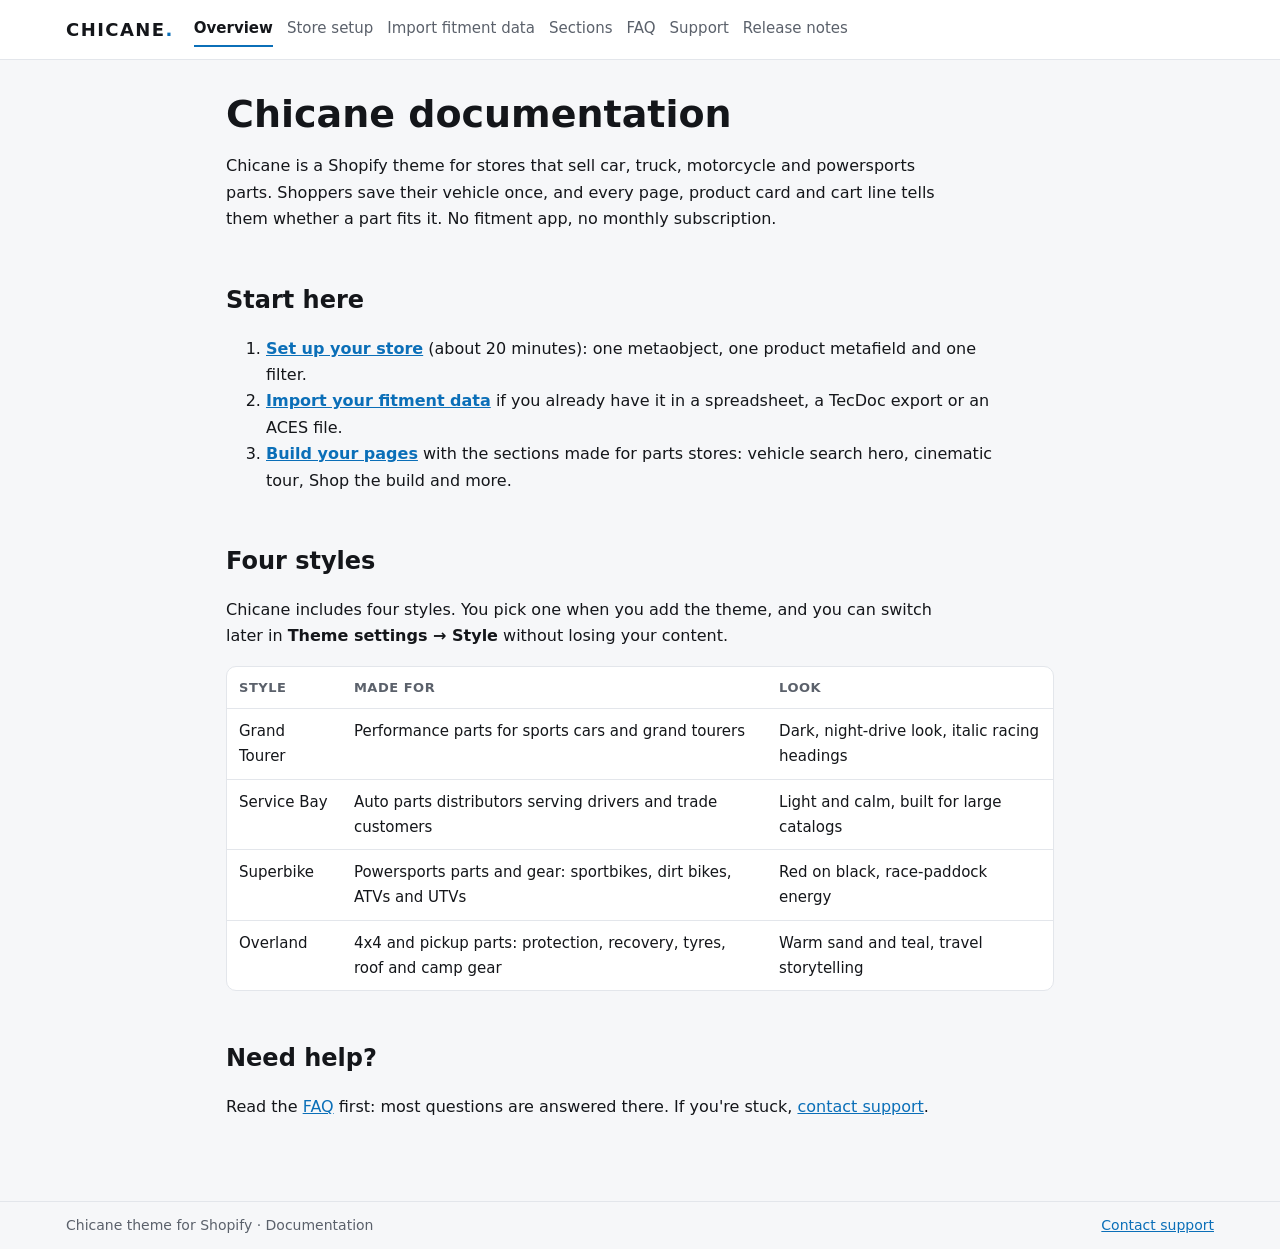
<file: index.html>
<!doctype html>
<html lang="en">
<head>
<meta charset="utf-8">
<meta name="viewport" content="width=device-width, initial-scale=1">
<title>Chicane documentation · Chicane theme</title>
<meta name="description" content="Chicane Shopify theme documentation: vehicle fitment, garage, import, sections, FAQ and support.">
<link rel="stylesheet" href="style.css">
</head>
<body>
<a class="skip" href="#content">Skip to content</a>
<header><div class="bar"><a class="brand" href="index.html">CHICANE<span>.</span></a><nav aria-label="Documentation"><ul><li><a href="index.html" aria-current="page">Overview</a></li><li><a href="setup.html">Store setup</a></li><li><a href="import.html">Import fitment data</a></li><li><a href="sections.html">Sections</a></li><li><a href="faq.html">FAQ</a></li><li><a href="support.html">Support</a></li><li><a href="changelog.html">Release notes</a></li></ul></nav></div></header>
<main id="content">
<h1>Chicane documentation</h1>
<p>Chicane is a Shopify theme for stores that sell car, truck, motorcycle and powersports parts. Shoppers save their vehicle once, and every page, product card and cart line tells them whether a part fits it. No fitment app, no monthly subscription.</p>
<h2 id="start-here">Start here</h2>
<ol>
<li><strong><a href="setup.html">Set up your store</a></strong> (about 20 minutes): one metaobject, one product metafield and one filter.</li>
<li><strong><a href="import.html">Import your fitment data</a></strong> if you already have it in a spreadsheet, a TecDoc export or an ACES file.</li>
<li><strong><a href="sections.html">Build your pages</a></strong> with the sections made for parts stores: vehicle search hero, cinematic tour, Shop the build and more.</li>
</ol>
<h2 id="four-styles">Four styles</h2>
<p>Chicane includes four styles. You pick one when you add the theme, and you can switch later in <strong>Theme settings → Style</strong> without losing your content.</p>
<div class="table"><table>
<thead>
<tr>
<th>Style</th>
<th>Made for</th>
<th>Look</th>
</tr>
</thead>
<tbody>
<tr>
<td>Grand Tourer</td>
<td>Performance parts for sports cars and grand tourers</td>
<td>Dark, night-drive look, italic racing headings</td>
</tr>
<tr>
<td>Service Bay</td>
<td>Auto parts distributors serving drivers and trade customers</td>
<td>Light and calm, built for large catalogs</td>
</tr>
<tr>
<td>Superbike</td>
<td>Powersports parts and gear: sportbikes, dirt bikes, ATVs and UTVs</td>
<td>Red on black, race-paddock energy</td>
</tr>
<tr>
<td>Overland</td>
<td>4x4 and pickup parts: protection, recovery, tyres, roof and camp gear</td>
<td>Warm sand and teal, travel storytelling</td>
</tr>
</tbody>
</table></div>
<h2 id="need-help">Need help?</h2>
<p>Read the <a href="faq.html">FAQ</a> first: most questions are answered there. If you're stuck, <a href="support.html">contact support</a>.</p>
</main>
<footer><div class="bar"><span>Chicane theme for Shopify · Documentation</span><a href="support.html">Contact support</a></div></footer>
<script src="site.js" defer></script>
</body>
</html>
</file>
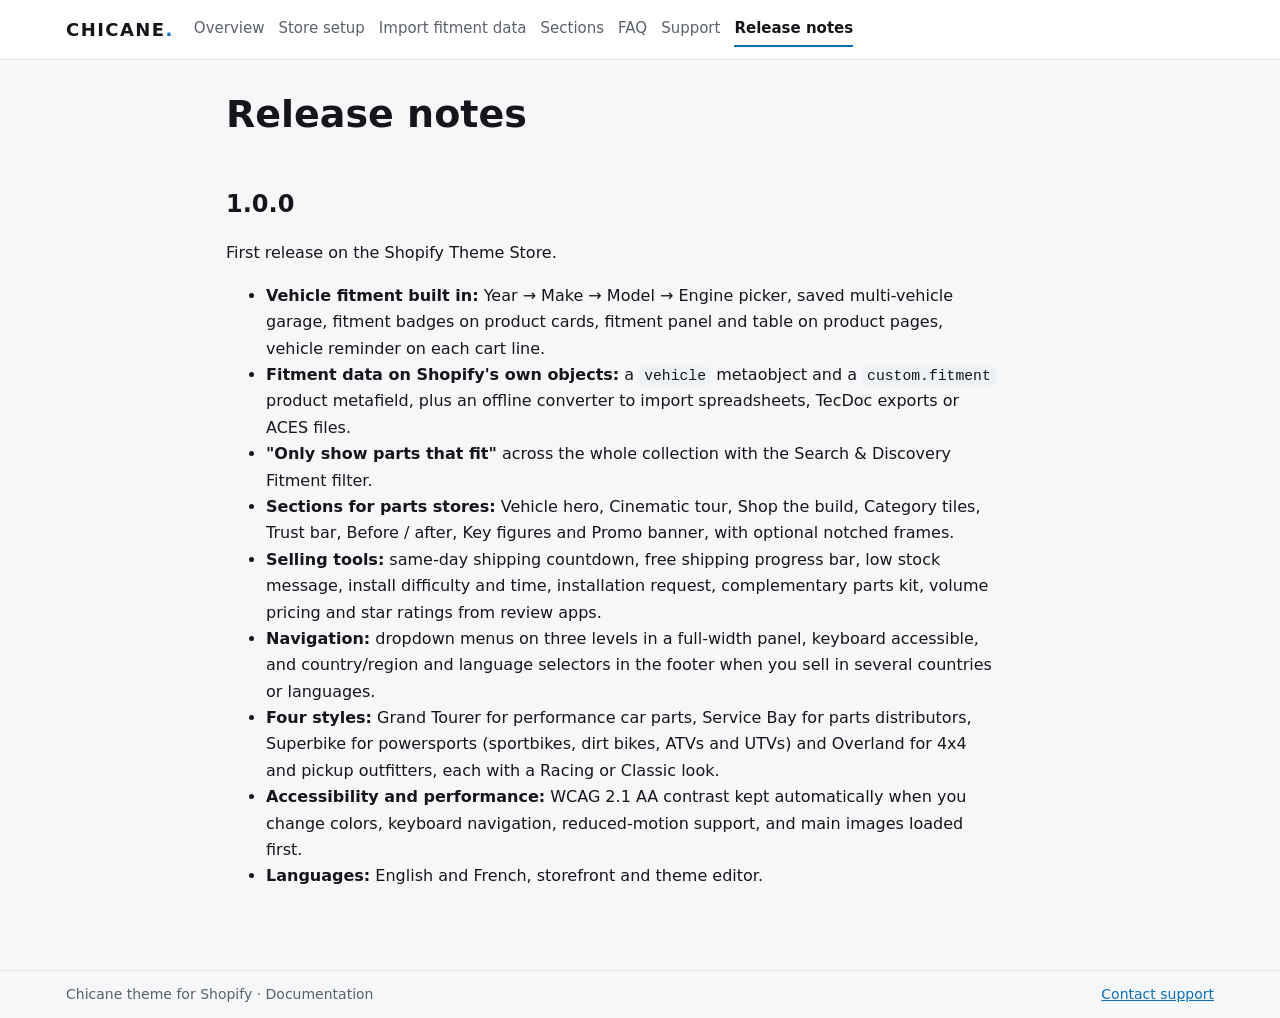
<file: changelog.html>
<!doctype html>
<html lang="en">
<head>
<meta charset="utf-8">
<meta name="viewport" content="width=device-width, initial-scale=1">
<title>Release notes · Chicane theme</title>
<meta name="description" content="Chicane Shopify theme documentation: vehicle fitment, garage, import, sections, FAQ and support.">
<link rel="stylesheet" href="style.css">
</head>
<body>
<a class="skip" href="#content">Skip to content</a>
<header><div class="bar"><a class="brand" href="index.html">CHICANE<span>.</span></a><nav aria-label="Documentation"><ul><li><a href="index.html">Overview</a></li><li><a href="setup.html">Store setup</a></li><li><a href="import.html">Import fitment data</a></li><li><a href="sections.html">Sections</a></li><li><a href="faq.html">FAQ</a></li><li><a href="support.html">Support</a></li><li><a href="changelog.html" aria-current="page">Release notes</a></li></ul></nav></div></header>
<main id="content">
<h1>Release notes</h1>
<h2 id="1-0-0">1.0.0</h2>
<p>First release on the Shopify Theme Store.</p>
<ul>
<li><strong>Vehicle fitment built in:</strong> Year → Make → Model → Engine picker, saved multi-vehicle garage, fitment badges on product cards, fitment panel and table on product pages, vehicle reminder on each cart line.</li>
<li><strong>Fitment data on Shopify's own objects:</strong> a <code>vehicle</code> metaobject and a <code>custom.fitment</code> product metafield, plus an offline converter to import spreadsheets, TecDoc exports or ACES files.</li>
<li><strong>"Only show parts that fit"</strong> across the whole collection with the Search &amp; Discovery Fitment filter.</li>
<li><strong>Sections for parts stores:</strong> Vehicle hero, Cinematic tour, Shop the build, Category tiles, Trust bar, Before / after, Key figures and Promo banner, with optional notched frames.</li>
<li><strong>Selling tools:</strong> same-day shipping countdown, free shipping progress bar, low stock message, install difficulty and time, installation request, complementary parts kit, volume pricing and star ratings from review apps.</li>
<li><strong>Navigation:</strong> dropdown menus on three levels in a full-width panel, keyboard accessible, and country/region and language selectors in the footer when you sell in several countries or languages.</li>
<li><strong>Four styles:</strong> Grand Tourer for performance car parts, Service Bay for parts distributors, Superbike for powersports (sportbikes, dirt bikes, ATVs and UTVs) and Overland for 4x4 and pickup outfitters, each with a Racing or Classic look.</li>
<li><strong>Accessibility and performance:</strong> WCAG 2.1 AA contrast kept automatically when you change colors, keyboard navigation, reduced-motion support, and main images loaded first.</li>
<li><strong>Languages:</strong> English and French, storefront and theme editor.</li>
</ul>
</main>
<footer><div class="bar"><span>Chicane theme for Shopify · Documentation</span><a href="support.html">Contact support</a></div></footer>
<script src="site.js" defer></script>
</body>
</html>
</file>
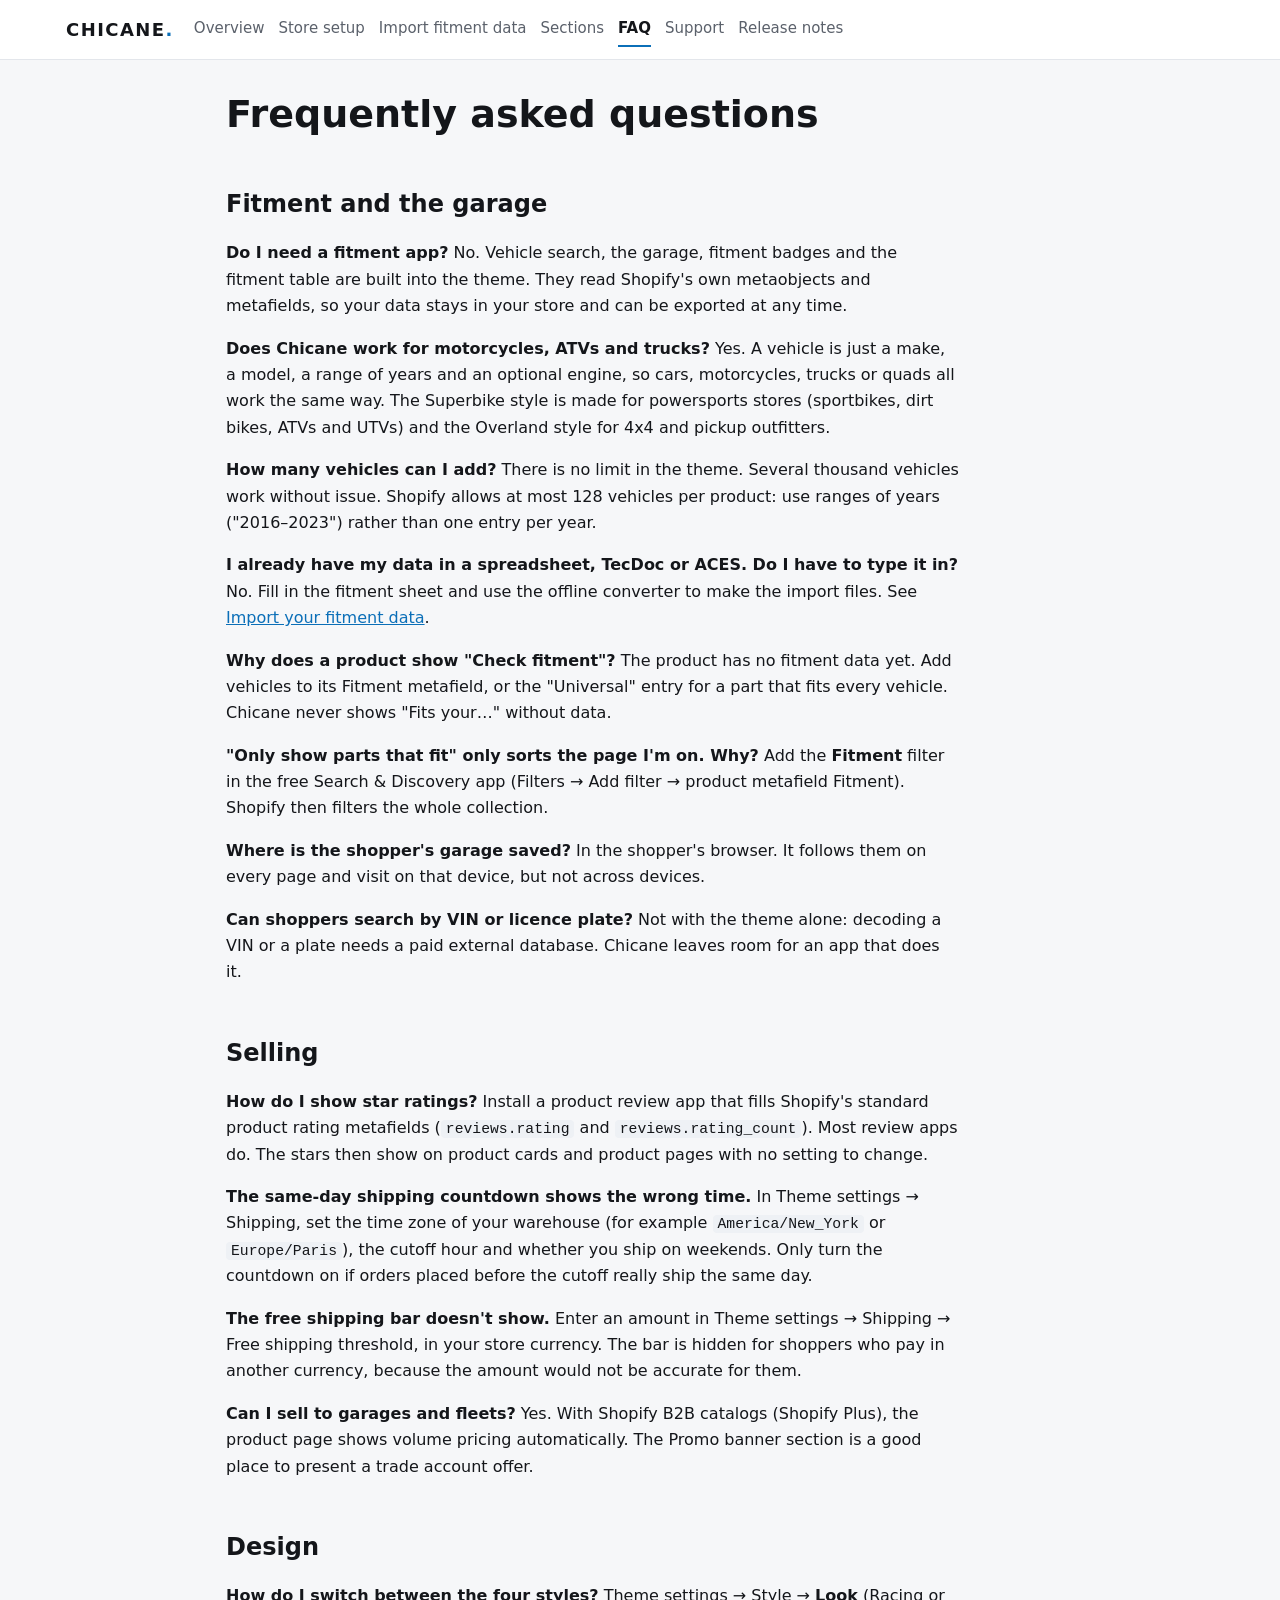
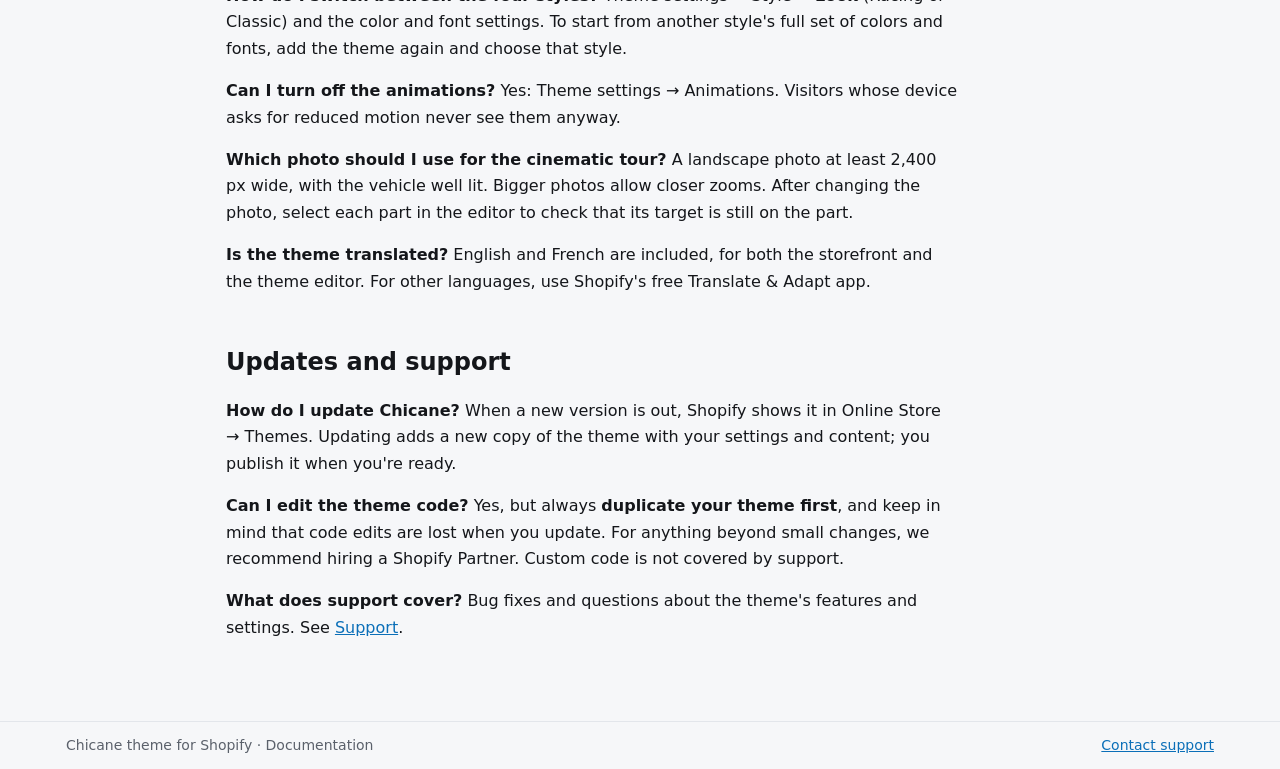
<file: faq.html>
<!doctype html>
<html lang="en">
<head>
<meta charset="utf-8">
<meta name="viewport" content="width=device-width, initial-scale=1">
<title>Frequently asked questions · Chicane theme</title>
<meta name="description" content="Chicane Shopify theme documentation: vehicle fitment, garage, import, sections, FAQ and support.">
<link rel="stylesheet" href="style.css">
</head>
<body>
<a class="skip" href="#content">Skip to content</a>
<header><div class="bar"><a class="brand" href="index.html">CHICANE<span>.</span></a><nav aria-label="Documentation"><ul><li><a href="index.html">Overview</a></li><li><a href="setup.html">Store setup</a></li><li><a href="import.html">Import fitment data</a></li><li><a href="sections.html">Sections</a></li><li><a href="faq.html" aria-current="page">FAQ</a></li><li><a href="support.html">Support</a></li><li><a href="changelog.html">Release notes</a></li></ul></nav></div></header>
<main id="content">
<h1>Frequently asked questions</h1>
<h2 id="fitment-and-the-garage">Fitment and the garage</h2>
<p><strong>Do I need a fitment app?</strong>
No. Vehicle search, the garage, fitment badges and the fitment table are built into the theme. They read Shopify's own metaobjects and metafields, so your data stays in your store and can be exported at any time.</p>
<p><strong>Does Chicane work for motorcycles, ATVs and trucks?</strong>
Yes. A vehicle is just a make, a model, a range of years and an optional engine, so cars, motorcycles, trucks or quads all work the same way. The Superbike style is made for powersports stores (sportbikes, dirt bikes, ATVs and UTVs) and the Overland style for 4x4 and pickup outfitters.</p>
<p><strong>How many vehicles can I add?</strong>
There is no limit in the theme. Several thousand vehicles work without issue. Shopify allows at most 128 vehicles per product: use ranges of years ("2016–2023") rather than one entry per year.</p>
<p><strong>I already have my data in a spreadsheet, TecDoc or ACES. Do I have to type it in?</strong>
No. Fill in the fitment sheet and use the offline converter to make the import files. See <a href="import.html">Import your fitment data</a>.</p>
<p><strong>Why does a product show "Check fitment"?</strong>
The product has no fitment data yet. Add vehicles to its Fitment metafield, or the "Universal" entry for a part that fits every vehicle. Chicane never shows "Fits your…" without data.</p>
<p><strong>"Only show parts that fit" only sorts the page I'm on. Why?</strong>
Add the <strong>Fitment</strong> filter in the free Search &amp; Discovery app (Filters → Add filter → product metafield Fitment). Shopify then filters the whole collection.</p>
<p><strong>Where is the shopper's garage saved?</strong>
In the shopper's browser. It follows them on every page and visit on that device, but not across devices.</p>
<p><strong>Can shoppers search by VIN or licence plate?</strong>
Not with the theme alone: decoding a VIN or a plate needs a paid external database. Chicane leaves room for an app that does it.</p>
<h2 id="selling">Selling</h2>
<p><strong>How do I show star ratings?</strong>
Install a product review app that fills Shopify's standard product rating metafields (<code>reviews.rating</code> and <code>reviews.rating_count</code>). Most review apps do. The stars then show on product cards and product pages with no setting to change.</p>
<p><strong>The same-day shipping countdown shows the wrong time.</strong>
In Theme settings → Shipping, set the time zone of your warehouse (for example <code>America/New_York</code> or <code>Europe/Paris</code>), the cutoff hour and whether you ship on weekends. Only turn the countdown on if orders placed before the cutoff really ship the same day.</p>
<p><strong>The free shipping bar doesn't show.</strong>
Enter an amount in Theme settings → Shipping → Free shipping threshold, in your store currency. The bar is hidden for shoppers who pay in another currency, because the amount would not be accurate for them.</p>
<p><strong>Can I sell to garages and fleets?</strong>
Yes. With Shopify B2B catalogs (Shopify Plus), the product page shows volume pricing automatically. The Promo banner section is a good place to present a trade account offer.</p>
<h2 id="design">Design</h2>
<p><strong>How do I switch between the four styles?</strong>
Theme settings → Style → <strong>Look</strong> (Racing or Classic) and the color and font settings. To start from another style's full set of colors and fonts, add the theme again and choose that style.</p>
<p><strong>Can I turn off the animations?</strong>
Yes: Theme settings → Animations. Visitors whose device asks for reduced motion never see them anyway.</p>
<p><strong>Which photo should I use for the cinematic tour?</strong>
A landscape photo at least 2,400 px wide, with the vehicle well lit. Bigger photos allow closer zooms. After changing the photo, select each part in the editor to check that its target is still on the part.</p>
<p><strong>Is the theme translated?</strong>
English and French are included, for both the storefront and the theme editor. For other languages, use Shopify's free Translate &amp; Adapt app.</p>
<h2 id="updates-and-support">Updates and support</h2>
<p><strong>How do I update Chicane?</strong>
When a new version is out, Shopify shows it in Online Store → Themes. Updating adds a new copy of the theme with your settings and content; you publish it when you're ready.</p>
<p><strong>Can I edit the theme code?</strong>
Yes, but always <strong>duplicate your theme first</strong>, and keep in mind that code edits are lost when you update. For anything beyond small changes, we recommend hiring a Shopify Partner. Custom code is not covered by support.</p>
<p><strong>What does support cover?</strong>
Bug fixes and questions about the theme's features and settings. See <a href="support.html">Support</a>.</p>
</main>
<footer><div class="bar"><span>Chicane theme for Shopify · Documentation</span><a href="support.html">Contact support</a></div></footer>
<script src="site.js" defer></script>
</body>
</html>
</file>
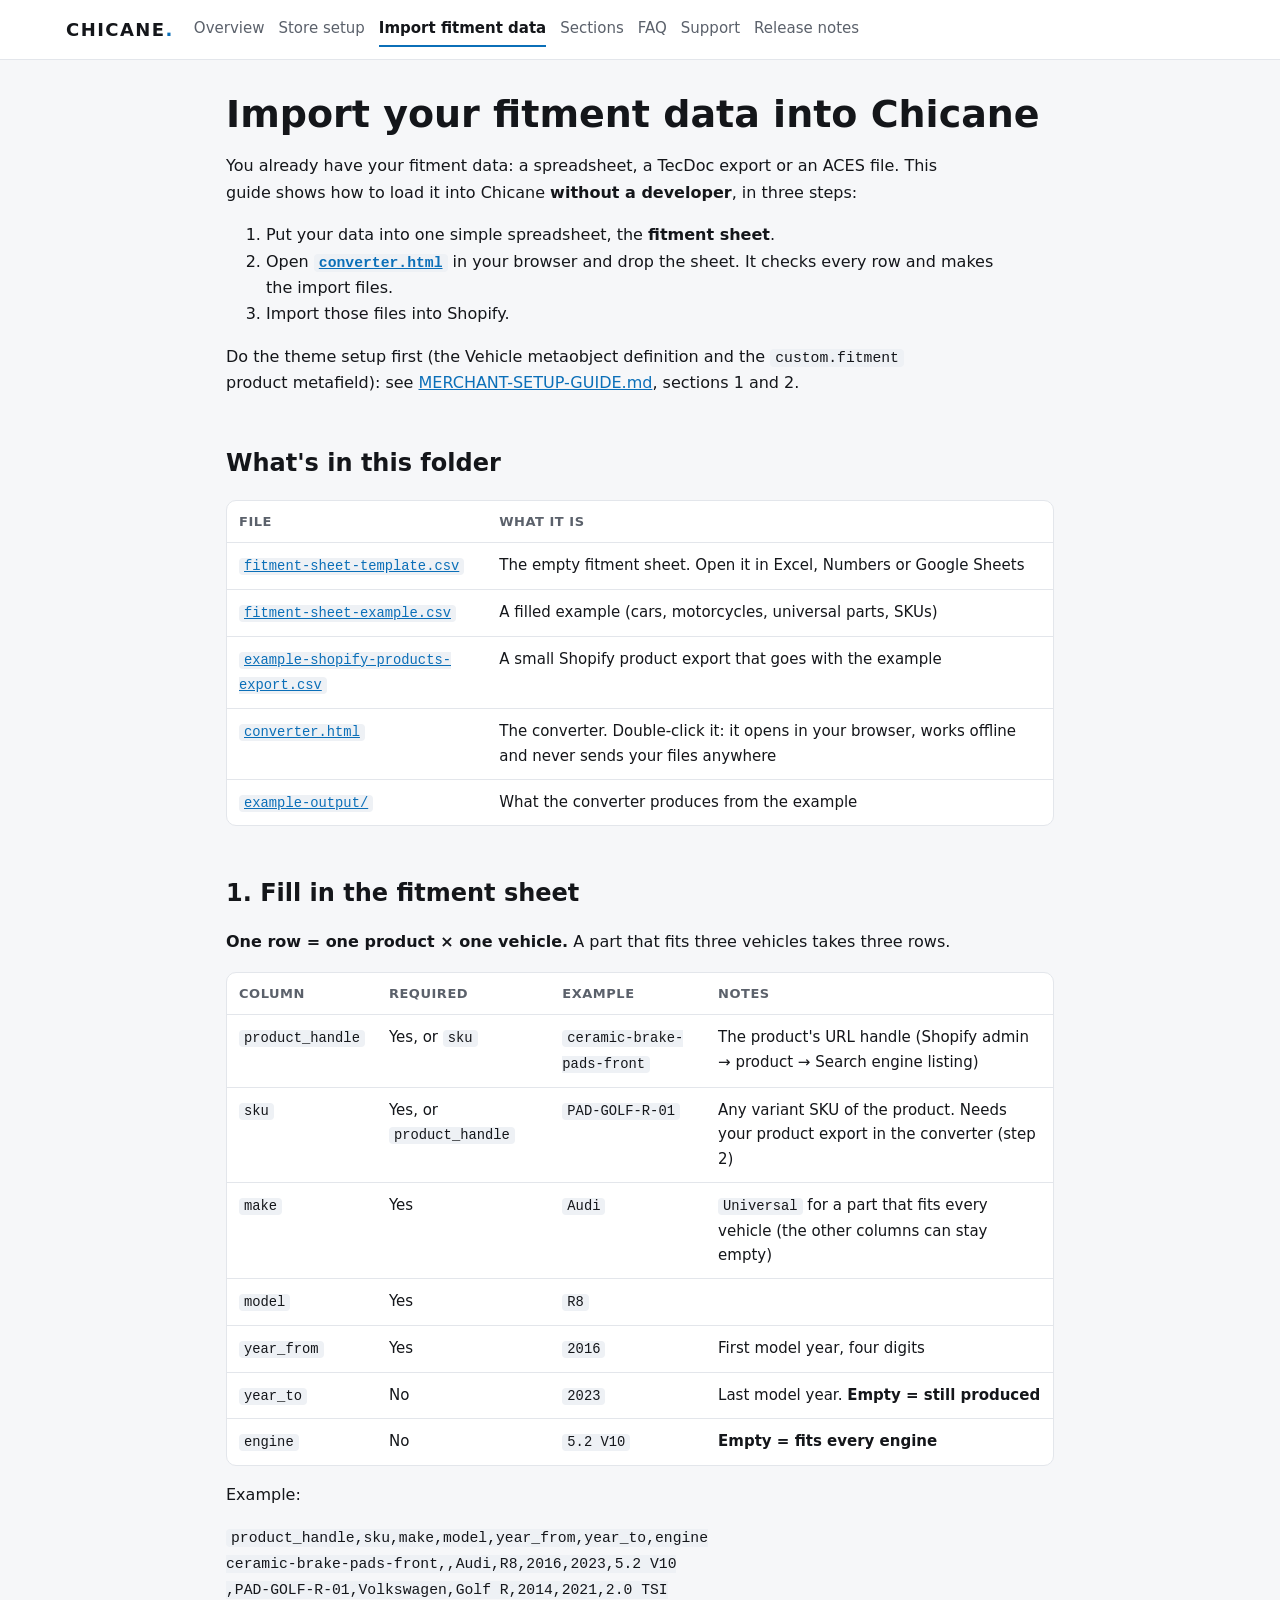
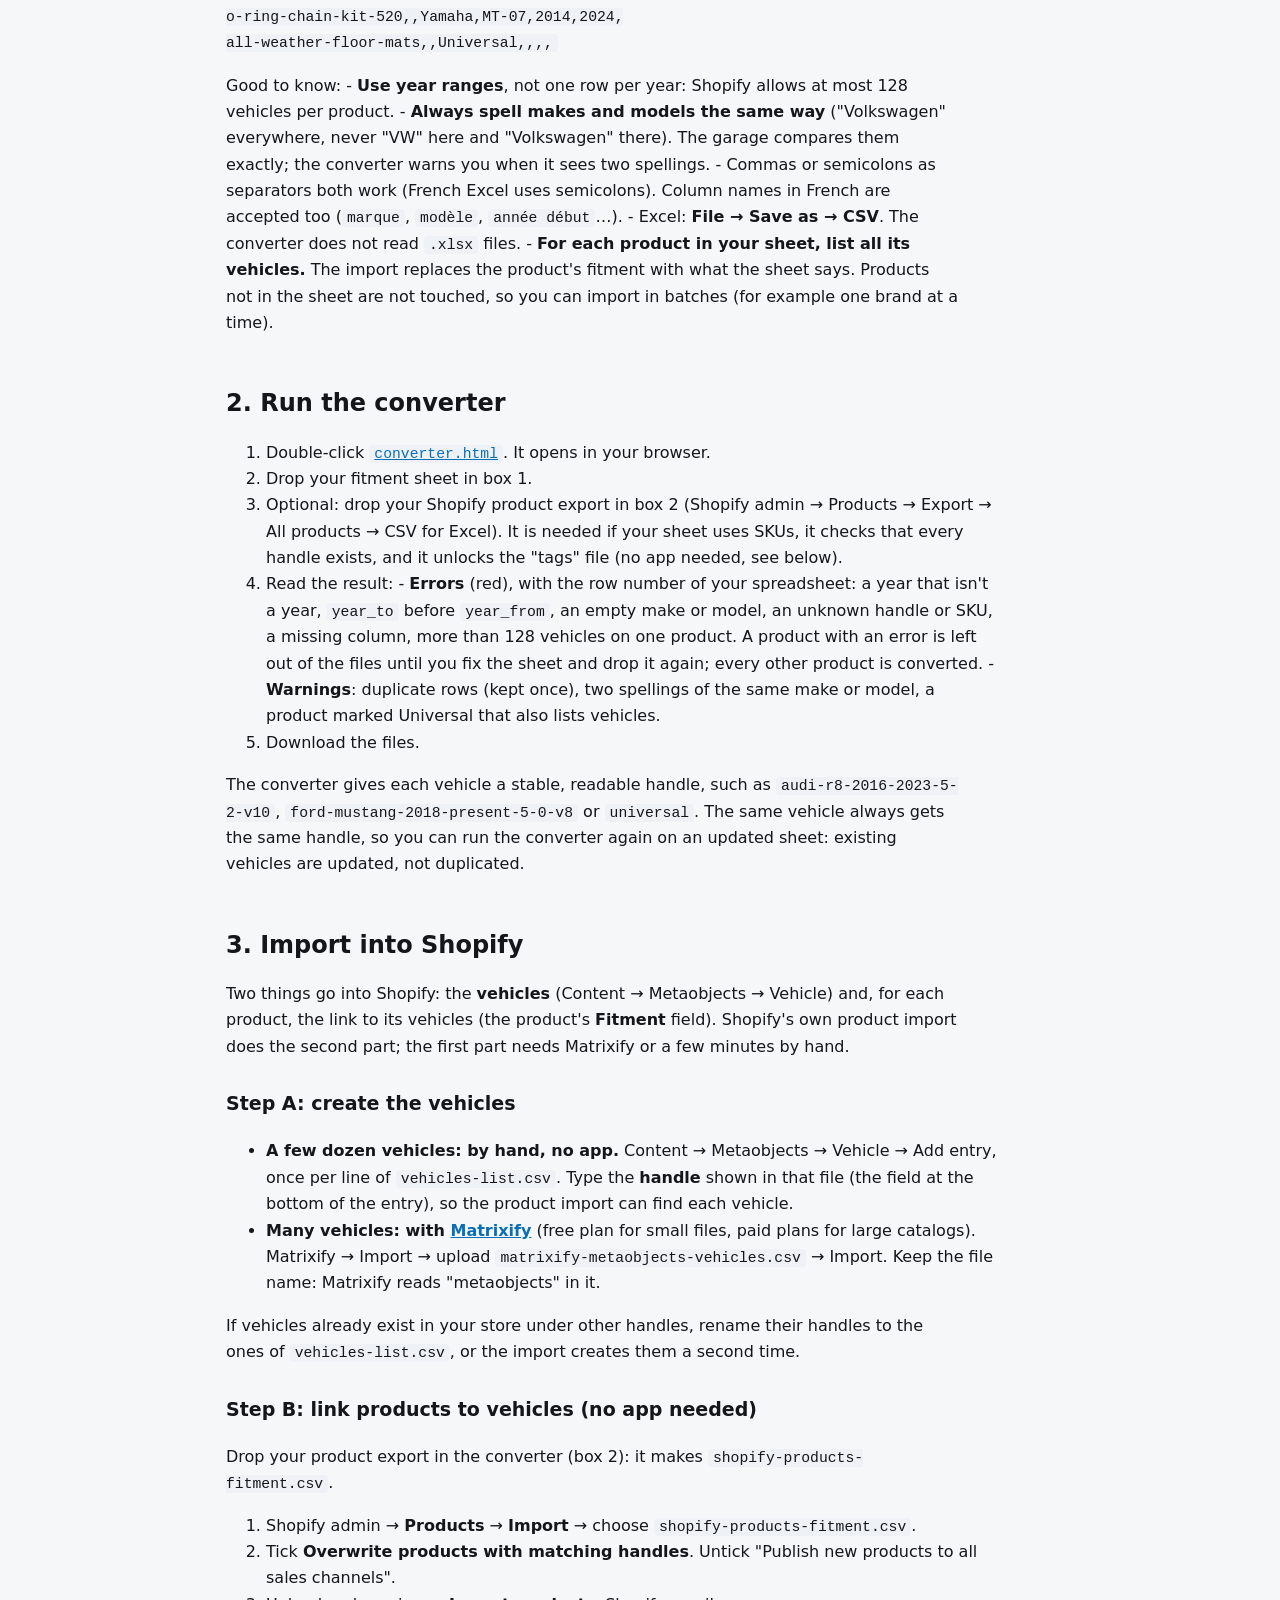
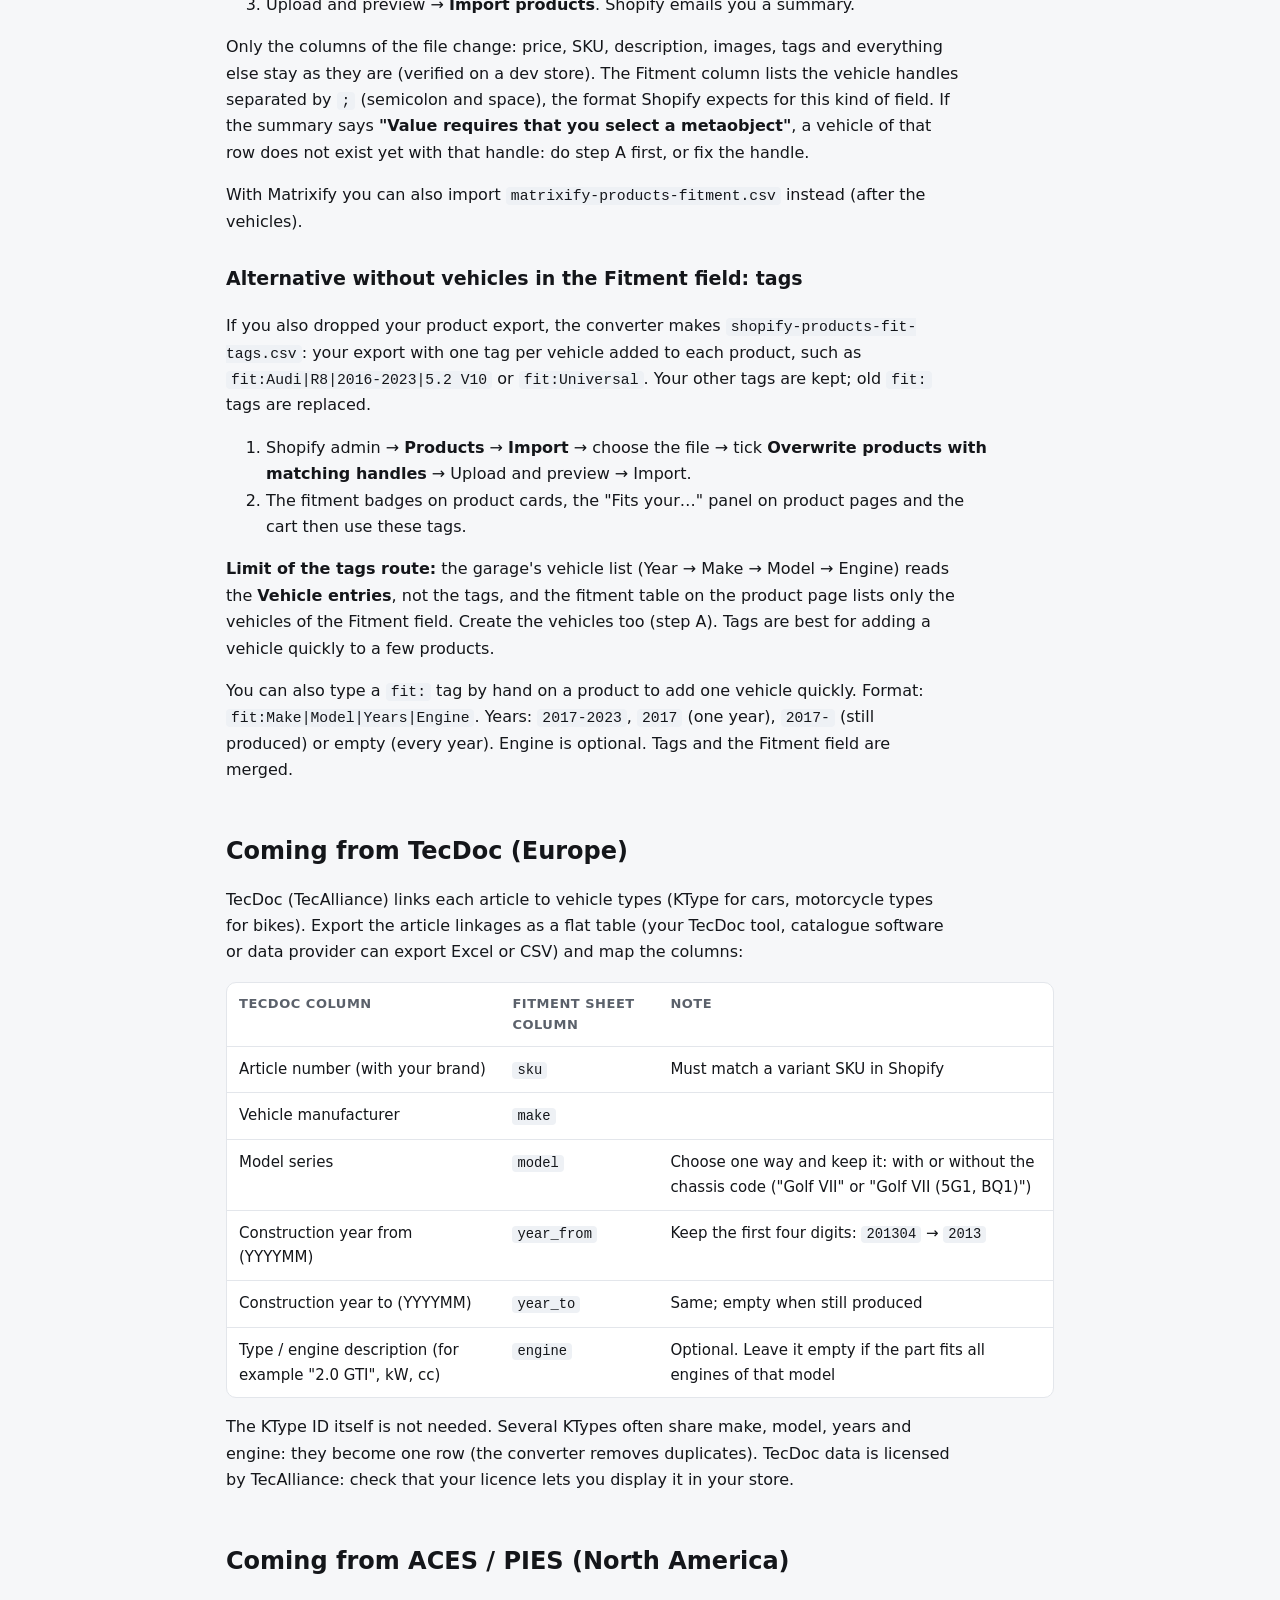
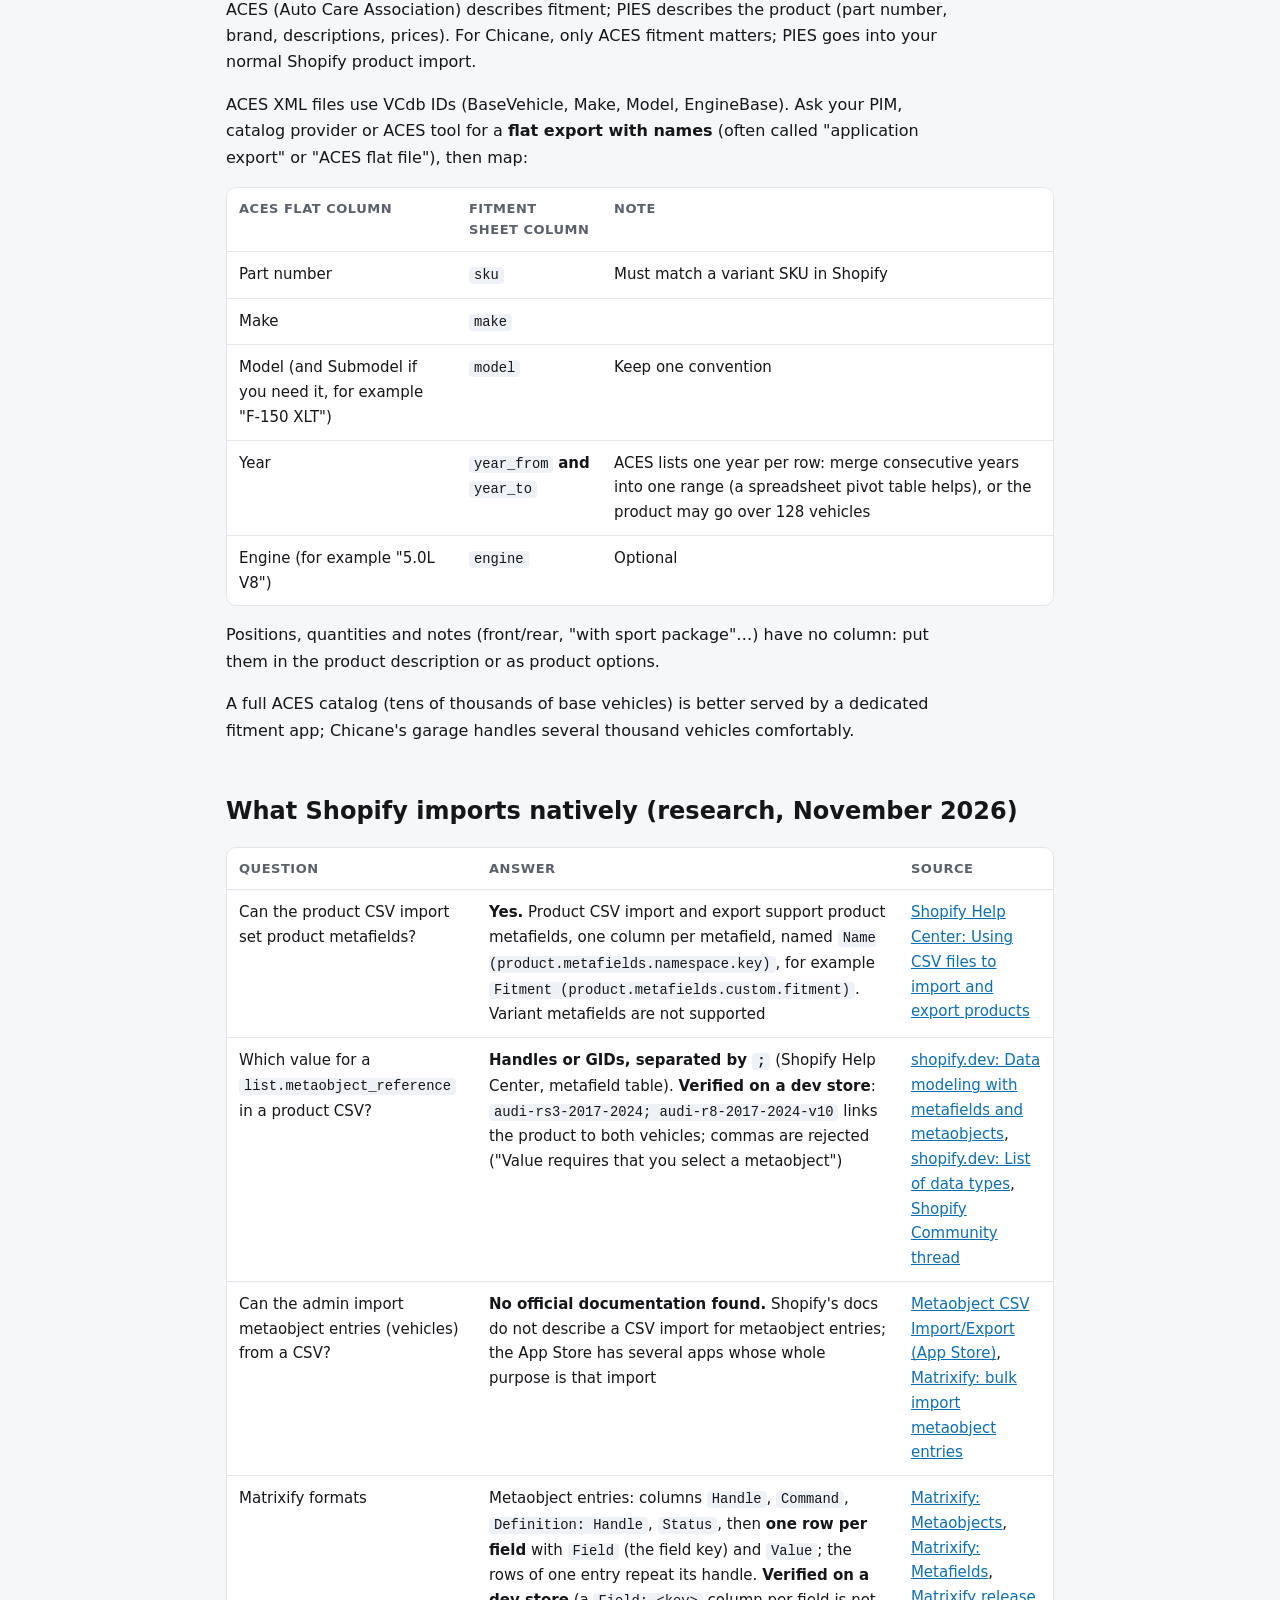
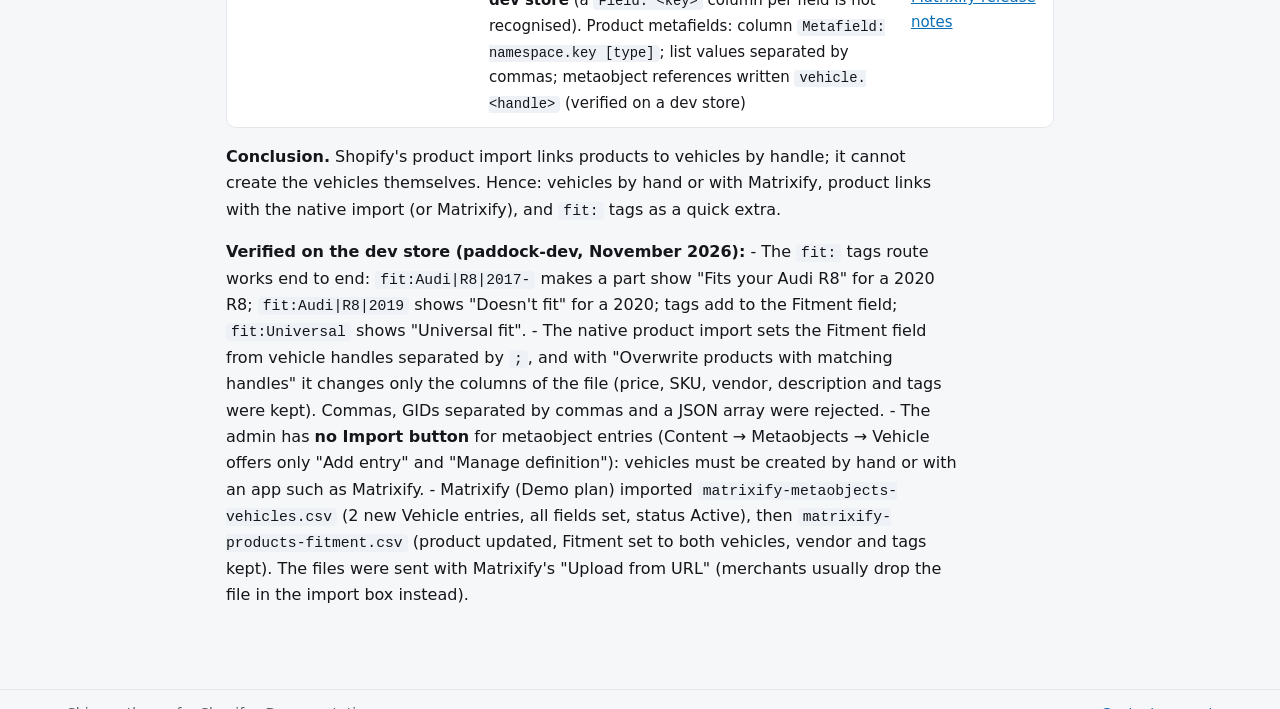
<file: import.html>
<!doctype html>
<html lang="en">
<head>
<meta charset="utf-8">
<meta name="viewport" content="width=device-width, initial-scale=1">
<title>Import your fitment data into Chicane · Chicane theme</title>
<meta name="description" content="Chicane Shopify theme documentation: vehicle fitment, garage, import, sections, FAQ and support.">
<link rel="stylesheet" href="style.css">
</head>
<body>
<a class="skip" href="#content">Skip to content</a>
<header><div class="bar"><a class="brand" href="index.html">CHICANE<span>.</span></a><nav aria-label="Documentation"><ul><li><a href="index.html">Overview</a></li><li><a href="setup.html">Store setup</a></li><li><a href="import.html" aria-current="page">Import fitment data</a></li><li><a href="sections.html">Sections</a></li><li><a href="faq.html">FAQ</a></li><li><a href="support.html">Support</a></li><li><a href="changelog.html">Release notes</a></li></ul></nav></div></header>
<main id="content">
<h1>Import your fitment data into Chicane</h1>
<p>You already have your fitment data: a spreadsheet, a TecDoc export or an ACES file. This guide shows how to load it into Chicane <strong>without a developer</strong>, in three steps:</p>
<ol>
<li>Put your data into one simple spreadsheet, the <strong>fitment sheet</strong>.</li>
<li>Open <strong><a href="tools/converter.html"><code>converter.html</code></a></strong> in your browser and drop the sheet. It checks every row and makes the import files.</li>
<li>Import those files into Shopify.</li>
</ol>
<p>Do the theme setup first (the Vehicle metaobject definition and the <code>custom.fitment</code> product metafield): see <a href="setup.html">MERCHANT-SETUP-GUIDE.md</a>, sections 1 and 2.</p>
<h2 id="what-s-in-this-folder">What's in this folder</h2>
<div class="table"><table>
<thead>
<tr>
<th>File</th>
<th>What it is</th>
</tr>
</thead>
<tbody>
<tr>
<td><a href="tools/fitment-sheet-template.csv"><code>fitment-sheet-template.csv</code></a></td>
<td>The empty fitment sheet. Open it in Excel, Numbers or Google Sheets</td>
</tr>
<tr>
<td><a href="tools/fitment-sheet-example.csv"><code>fitment-sheet-example.csv</code></a></td>
<td>A filled example (cars, motorcycles, universal parts, SKUs)</td>
</tr>
<tr>
<td><a href="tools/example-shopify-products-export.csv"><code>example-shopify-products-export.csv</code></a></td>
<td>A small Shopify product export that goes with the example</td>
</tr>
<tr>
<td><a href="tools/converter.html"><code>converter.html</code></a></td>
<td>The converter. Double-click it: it opens in your browser, works offline and never sends your files anywhere</td>
</tr>
<tr>
<td><a href="tools/example-output/"><code>example-output/</code></a></td>
<td>What the converter produces from the example</td>
</tr>
</tbody>
</table></div>
<h2 id="1-fill-in-the-fitment-sheet">1. Fill in the fitment sheet</h2>
<p><strong>One row = one product × one vehicle.</strong> A part that fits three vehicles takes three rows.</p>
<div class="table"><table>
<thead>
<tr>
<th>Column</th>
<th>Required</th>
<th>Example</th>
<th>Notes</th>
</tr>
</thead>
<tbody>
<tr>
<td><code>product_handle</code></td>
<td>Yes, or <code>sku</code></td>
<td><code>ceramic-brake-pads-front</code></td>
<td>The product's URL handle (Shopify admin → product → Search engine listing)</td>
</tr>
<tr>
<td><code>sku</code></td>
<td>Yes, or <code>product_handle</code></td>
<td><code>PAD-GOLF-R-01</code></td>
<td>Any variant SKU of the product. Needs your product export in the converter (step 2)</td>
</tr>
<tr>
<td><code>make</code></td>
<td>Yes</td>
<td><code>Audi</code></td>
<td><code>Universal</code> for a part that fits every vehicle (the other columns can stay empty)</td>
</tr>
<tr>
<td><code>model</code></td>
<td>Yes</td>
<td><code>R8</code></td>
<td></td>
</tr>
<tr>
<td><code>year_from</code></td>
<td>Yes</td>
<td><code>2016</code></td>
<td>First model year, four digits</td>
</tr>
<tr>
<td><code>year_to</code></td>
<td>No</td>
<td><code>2023</code></td>
<td>Last model year. <strong>Empty = still produced</strong></td>
</tr>
<tr>
<td><code>engine</code></td>
<td>No</td>
<td><code>5.2 V10</code></td>
<td><strong>Empty = fits every engine</strong></td>
</tr>
</tbody>
</table></div>
<p>Example:</p>
<pre><code class="language-csv">product_handle,sku,make,model,year_from,year_to,engine
ceramic-brake-pads-front,,Audi,R8,2016,2023,5.2 V10
,PAD-GOLF-R-01,Volkswagen,Golf R,2014,2021,2.0 TSI
o-ring-chain-kit-520,,Yamaha,MT-07,2014,2024,
all-weather-floor-mats,,Universal,,,,
</code></pre>
<p>Good to know:
- <strong>Use year ranges</strong>, not one row per year: Shopify allows at most 128 vehicles per product.
- <strong>Always spell makes and models the same way</strong> ("Volkswagen" everywhere, never "VW" here and "Volkswagen" there). The garage compares them exactly; the converter warns you when it sees two spellings.
- Commas or semicolons as separators both work (French Excel uses semicolons). Column names in French are accepted too (<code>marque</code>, <code>modèle</code>, <code>année début</code>…).
- Excel: <strong>File → Save as → CSV</strong>. The converter does not read <code>.xlsx</code> files.
- <strong>For each product in your sheet, list all its vehicles.</strong> The import replaces the product's fitment with what the sheet says. Products not in the sheet are not touched, so you can import in batches (for example one brand at a time).</p>
<h2 id="2-run-the-converter">2. Run the converter</h2>
<ol>
<li>Double-click <a href="tools/converter.html"><code>converter.html</code></a>. It opens in your browser.</li>
<li>Drop your fitment sheet in box 1.</li>
<li>Optional: drop your Shopify product export in box 2 (Shopify admin → Products → Export → All products → CSV for Excel). It is needed if your sheet uses SKUs, it checks that every handle exists, and it unlocks the "tags" file (no app needed, see below).</li>
<li>Read the result:
   - <strong>Errors</strong> (red), with the row number of your spreadsheet: a year that isn't a year, <code>year_to</code> before <code>year_from</code>, an empty make or model, an unknown handle or SKU, a missing column, more than 128 vehicles on one product. A product with an error is left out of the files until you fix the sheet and drop it again; every other product is converted.
   - <strong>Warnings</strong>: duplicate rows (kept once), two spellings of the same make or model, a product marked Universal that also lists vehicles.</li>
<li>Download the files.</li>
</ol>
<p>The converter gives each vehicle a stable, readable handle, such as <code>audi-r8-2016-2023-5-2-v10</code>, <code>ford-mustang-2018-present-5-0-v8</code> or <code>universal</code>. The same vehicle always gets the same handle, so you can run the converter again on an updated sheet: existing vehicles are updated, not duplicated.</p>
<h2 id="3-import-into-shopify">3. Import into Shopify</h2>
<p>Two things go into Shopify: the <strong>vehicles</strong> (Content → Metaobjects → Vehicle) and, for each product, the link to its vehicles (the product's <strong>Fitment</strong> field). Shopify's own product import does the second part; the first part needs Matrixify or a few minutes by hand.</p>
<h3 id="step-a-create-the-vehicles">Step A: create the vehicles</h3>
<ul>
<li><strong>A few dozen vehicles: by hand, no app.</strong> Content → Metaobjects → Vehicle → Add entry, once per line of <code>vehicles-list.csv</code>. Type the <strong>handle</strong> shown in that file (the field at the bottom of the entry), so the product import can find each vehicle.</li>
<li><strong>Many vehicles: with <a href="https://apps.shopify.com/excel-export-import">Matrixify</a></strong> (free plan for small files, paid plans for large catalogs). Matrixify → Import → upload <code>matrixify-metaobjects-vehicles.csv</code> → Import. Keep the file name: Matrixify reads "metaobjects" in it.</li>
</ul>
<p>If vehicles already exist in your store under other handles, rename their handles to the ones of <code>vehicles-list.csv</code>, or the import creates them a second time.</p>
<h3 id="step-b-link-products-to-vehicles-no-app-needed">Step B: link products to vehicles (no app needed)</h3>
<p>Drop your product export in the converter (box 2): it makes <code>shopify-products-fitment.csv</code>.</p>
<ol>
<li>Shopify admin → <strong>Products</strong> → <strong>Import</strong> → choose <code>shopify-products-fitment.csv</code>.</li>
<li>Tick <strong>Overwrite products with matching handles</strong>. Untick "Publish new products to all sales channels".</li>
<li>Upload and preview → <strong>Import products</strong>. Shopify emails you a summary.</li>
</ol>
<p>Only the columns of the file change: price, SKU, description, images, tags and everything else stay as they are (verified on a dev store). The Fitment column lists the vehicle handles separated by <code>;</code> (semicolon and space), the format Shopify expects for this kind of field. If the summary says <strong>"Value requires that you select a metaobject"</strong>, a vehicle of that row does not exist yet with that handle: do step A first, or fix the handle.</p>
<p>With Matrixify you can also import <code>matrixify-products-fitment.csv</code> instead (after the vehicles).</p>
<h3 id="alternative-without-vehicles-in-the-fitment-field-tags">Alternative without vehicles in the Fitment field: tags</h3>
<p>If you also dropped your product export, the converter makes <code>shopify-products-fit-tags.csv</code>: your export with one tag per vehicle added to each product, such as <code>fit:Audi|R8|2016-2023|5.2 V10</code> or <code>fit:Universal</code>. Your other tags are kept; old <code>fit:</code> tags are replaced.</p>
<ol>
<li>Shopify admin → <strong>Products</strong> → <strong>Import</strong> → choose the file → tick <strong>Overwrite products with matching handles</strong> → Upload and preview → Import.</li>
<li>The fitment badges on product cards, the "Fits your…" panel on product pages and the cart then use these tags.</li>
</ol>
<p><strong>Limit of the tags route:</strong> the garage's vehicle list (Year → Make → Model → Engine) reads the <strong>Vehicle entries</strong>, not the tags, and the fitment table on the product page lists only the vehicles of the Fitment field. Create the vehicles too (step A). Tags are best for adding a vehicle quickly to a few products.</p>
<p>You can also type a <code>fit:</code> tag by hand on a product to add one vehicle quickly. Format: <code>fit:Make|Model|Years|Engine</code>. Years: <code>2017-2023</code>, <code>2017</code> (one year), <code>2017-</code> (still produced) or empty (every year). Engine is optional. Tags and the Fitment field are merged.</p>
<h2 id="coming-from-tecdoc-europe">Coming from TecDoc (Europe)</h2>
<p>TecDoc (TecAlliance) links each article to vehicle types (KType for cars, motorcycle types for bikes). Export the article linkages as a flat table (your TecDoc tool, catalogue software or data provider can export Excel or CSV) and map the columns:</p>
<div class="table"><table>
<thead>
<tr>
<th>TecDoc column</th>
<th>Fitment sheet column</th>
<th>Note</th>
</tr>
</thead>
<tbody>
<tr>
<td>Article number (with your brand)</td>
<td><code>sku</code></td>
<td>Must match a variant SKU in Shopify</td>
</tr>
<tr>
<td>Vehicle manufacturer</td>
<td><code>make</code></td>
<td></td>
</tr>
<tr>
<td>Model series</td>
<td><code>model</code></td>
<td>Choose one way and keep it: with or without the chassis code ("Golf VII" or "Golf VII (5G1, BQ1)")</td>
</tr>
<tr>
<td>Construction year from (YYYYMM)</td>
<td><code>year_from</code></td>
<td>Keep the first four digits: <code>201304</code> → <code>2013</code></td>
</tr>
<tr>
<td>Construction year to (YYYYMM)</td>
<td><code>year_to</code></td>
<td>Same; empty when still produced</td>
</tr>
<tr>
<td>Type / engine description (for example "2.0 GTI", kW, cc)</td>
<td><code>engine</code></td>
<td>Optional. Leave it empty if the part fits all engines of that model</td>
</tr>
</tbody>
</table></div>
<p>The KType ID itself is not needed. Several KTypes often share make, model, years and engine: they become one row (the converter removes duplicates). TecDoc data is licensed by TecAlliance: check that your licence lets you display it in your store.</p>
<h2 id="coming-from-aces-pies-north-america">Coming from ACES / PIES (North America)</h2>
<p>ACES (Auto Care Association) describes fitment; PIES describes the product (part number, brand, descriptions, prices). For Chicane, only ACES fitment matters; PIES goes into your normal Shopify product import.</p>
<p>ACES XML files use VCdb IDs (BaseVehicle, Make, Model, EngineBase). Ask your PIM, catalog provider or ACES tool for a <strong>flat export with names</strong> (often called "application export" or "ACES flat file"), then map:</p>
<div class="table"><table>
<thead>
<tr>
<th>ACES flat column</th>
<th>Fitment sheet column</th>
<th>Note</th>
</tr>
</thead>
<tbody>
<tr>
<td>Part number</td>
<td><code>sku</code></td>
<td>Must match a variant SKU in Shopify</td>
</tr>
<tr>
<td>Make</td>
<td><code>make</code></td>
<td></td>
</tr>
<tr>
<td>Model (and Submodel if you need it, for example "F-150 XLT")</td>
<td><code>model</code></td>
<td>Keep one convention</td>
</tr>
<tr>
<td>Year</td>
<td><code>year_from</code> <strong>and</strong> <code>year_to</code></td>
<td>ACES lists one year per row: merge consecutive years into one range (a spreadsheet pivot table helps), or the product may go over 128 vehicles</td>
</tr>
<tr>
<td>Engine (for example "5.0L V8")</td>
<td><code>engine</code></td>
<td>Optional</td>
</tr>
</tbody>
</table></div>
<p>Positions, quantities and notes (front/rear, "with sport package"…) have no column: put them in the product description or as product options.</p>
<p>A full ACES catalog (tens of thousands of base vehicles) is better served by a dedicated fitment app; Chicane's garage handles several thousand vehicles comfortably.</p>
<h2 id="what-shopify-imports-natively-research-november-2026">What Shopify imports natively (research, November 2026)</h2>
<div class="table"><table>
<thead>
<tr>
<th>Question</th>
<th>Answer</th>
<th>Source</th>
</tr>
</thead>
<tbody>
<tr>
<td>Can the product CSV import set product metafields?</td>
<td><strong>Yes.</strong> Product CSV import and export support product metafields, one column per metafield, named <code>Name (product.metafields.namespace.key)</code>, for example <code>Fitment (product.metafields.custom.fitment)</code>. Variant metafields are not supported</td>
<td><a href="https://help.shopify.com/en/manual/products/import-export/using-csv">Shopify Help Center: Using CSV files to import and export products</a></td>
</tr>
<tr>
<td>Which value for a <code>list.metaobject_reference</code> in a product CSV?</td>
<td><strong>Handles or GIDs, separated by <code>;</code></strong> (Shopify Help Center, metafield table). <strong>Verified on a dev store</strong>: <code>audi-rs3-2017-2024; audi-r8-2017-2024-v10</code> links the product to both vehicles; commas are rejected ("Value requires that you select a metaobject")</td>
<td><a href="https://shopify.dev/docs/apps/build/metaobjects/data-modeling-with-metafields-and-metaobjects">shopify.dev: Data modeling with metafields and metaobjects</a>, <a href="https://shopify.dev/docs/apps/build/metafields/list-of-data-types">shopify.dev: List of data types</a>, <a href="https://community.shopify.com/t/metaobject-reference-by-handle-instead-of-indecipherable-ids/229861">Shopify Community thread</a></td>
</tr>
<tr>
<td>Can the admin import metaobject entries (vehicles) from a CSV?</td>
<td><strong>No official documentation found.</strong> Shopify's docs do not describe a CSV import for metaobject entries; the App Store has several apps whose whole purpose is that import</td>
<td><a href="https://apps.shopify.com/metaobject-csv-import-export">Metaobject CSV Import/Export (App Store)</a>, <a href="https://matrixify.app/tutorials/how-to-bulk-import-shopify-metaobject-entries/">Matrixify: bulk import metaobject entries</a></td>
</tr>
<tr>
<td>Matrixify formats</td>
<td>Metaobject entries: columns <code>Handle</code>, <code>Command</code>, <code>Definition: Handle</code>, <code>Status</code>, then <strong>one row per field</strong> with <code>Field</code> (the field key) and <code>Value</code>; the rows of one entry repeat its handle. <strong>Verified on a dev store</strong> (a <code>Field: &lt;key&gt;</code> column per field is not recognised). Product metafields: column <code>Metafield: namespace.key [type]</code>; list values separated by commas; metaobject references written <code>vehicle.&lt;handle&gt;</code> (verified on a dev store)</td>
<td><a href="https://matrixify.app/documentation/metaobjects/">Matrixify: Metaobjects</a>, <a href="https://matrixify.app/documentation/metafields/">Matrixify: Metafields</a>, <a href="https://matrixify.app/whats-new/release-notes/">Matrixify release notes</a></td>
</tr>
</tbody>
</table></div>
<p><strong>Conclusion.</strong> Shopify's product import links products to vehicles by handle; it cannot create the vehicles themselves. Hence: vehicles by hand or with Matrixify, product links with the native import (or Matrixify), and <code>fit:</code> tags as a quick extra.</p>
<p><strong>Verified on the dev store (paddock-dev, November 2026):</strong>
- The <code>fit:</code> tags route works end to end: <code>fit:Audi|R8|2017-</code> makes a part show "Fits your Audi R8" for a 2020 R8; <code>fit:Audi|R8|2019</code> shows "Doesn't fit" for a 2020; tags add to the Fitment field; <code>fit:Universal</code> shows "Universal fit".
- The native product import sets the Fitment field from vehicle handles separated by <code>;</code>, and with "Overwrite products with matching handles" it changes only the columns of the file (price, SKU, vendor, description and tags were kept). Commas, GIDs separated by commas and a JSON array were rejected.
- The admin has <strong>no Import button</strong> for metaobject entries (Content → Metaobjects → Vehicle offers only "Add entry" and "Manage definition"): vehicles must be created by hand or with an app such as Matrixify.
- Matrixify (Demo plan) imported <code>matrixify-metaobjects-vehicles.csv</code> (2 new Vehicle entries, all fields set, status Active), then <code>matrixify-products-fitment.csv</code> (product updated, Fitment set to both vehicles, vendor and tags kept). The files were sent with Matrixify's "Upload from URL" (merchants usually drop the file in the import box instead).</p>
</main>
<footer><div class="bar"><span>Chicane theme for Shopify · Documentation</span><a href="support.html">Contact support</a></div></footer>
<script src="site.js" defer></script>
</body>
</html>
</file>
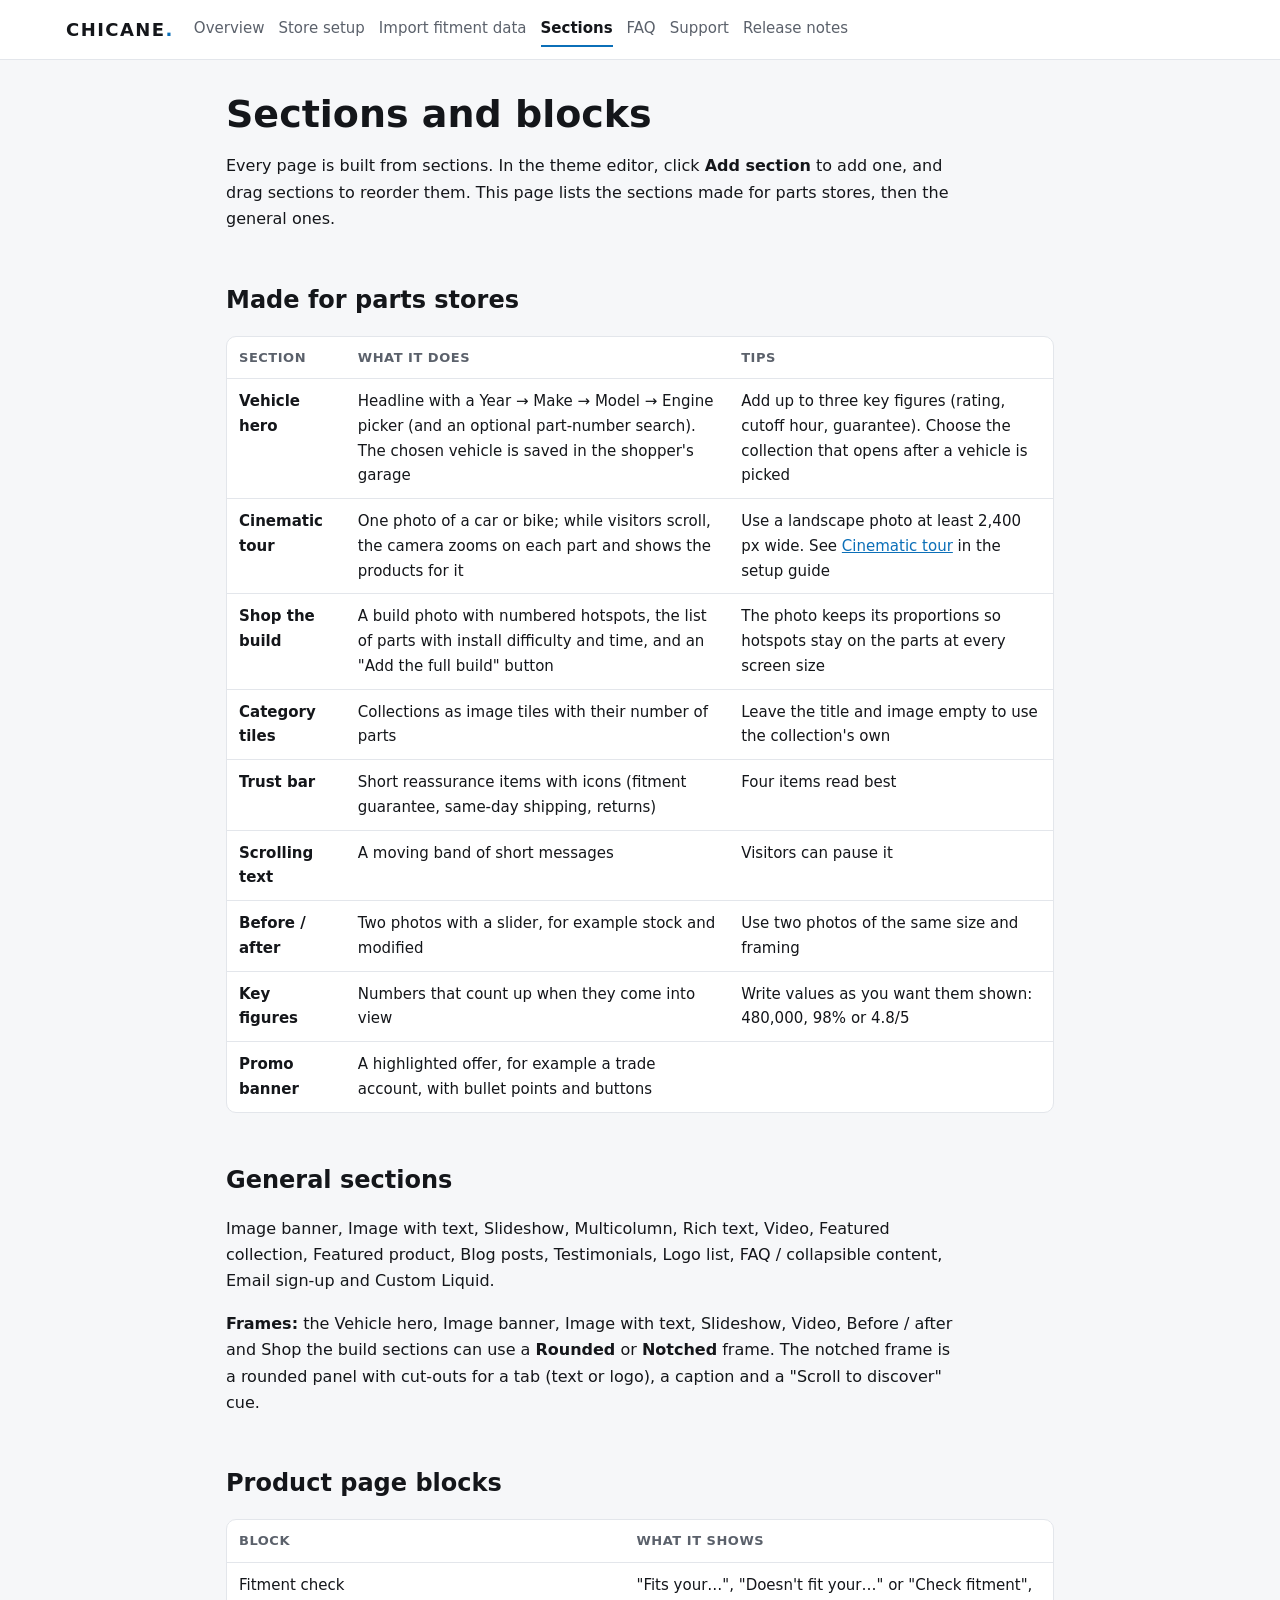
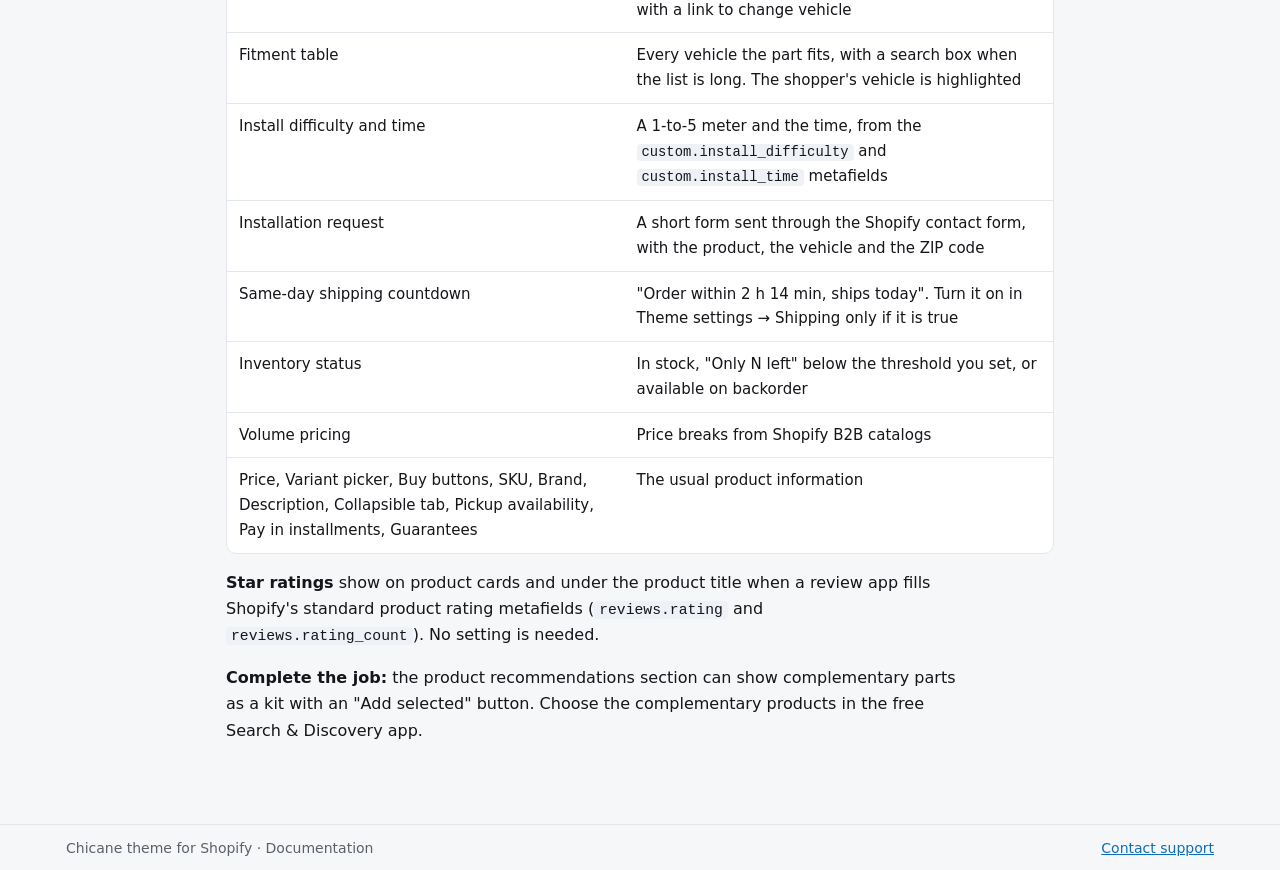
<file: sections.html>
<!doctype html>
<html lang="en">
<head>
<meta charset="utf-8">
<meta name="viewport" content="width=device-width, initial-scale=1">
<title>Sections and blocks · Chicane theme</title>
<meta name="description" content="Chicane Shopify theme documentation: vehicle fitment, garage, import, sections, FAQ and support.">
<link rel="stylesheet" href="style.css">
</head>
<body>
<a class="skip" href="#content">Skip to content</a>
<header><div class="bar"><a class="brand" href="index.html">CHICANE<span>.</span></a><nav aria-label="Documentation"><ul><li><a href="index.html">Overview</a></li><li><a href="setup.html">Store setup</a></li><li><a href="import.html">Import fitment data</a></li><li><a href="sections.html" aria-current="page">Sections</a></li><li><a href="faq.html">FAQ</a></li><li><a href="support.html">Support</a></li><li><a href="changelog.html">Release notes</a></li></ul></nav></div></header>
<main id="content">
<h1>Sections and blocks</h1>
<p>Every page is built from sections. In the theme editor, click <strong>Add section</strong> to add one, and drag sections to reorder them. This page lists the sections made for parts stores, then the general ones.</p>
<h2 id="made-for-parts-stores">Made for parts stores</h2>
<div class="table"><table>
<thead>
<tr>
<th>Section</th>
<th>What it does</th>
<th>Tips</th>
</tr>
</thead>
<tbody>
<tr>
<td><strong>Vehicle hero</strong></td>
<td>Headline with a Year → Make → Model → Engine picker (and an optional part-number search). The chosen vehicle is saved in the shopper's garage</td>
<td>Add up to three key figures (rating, cutoff hour, guarantee). Choose the collection that opens after a vehicle is picked</td>
</tr>
<tr>
<td><strong>Cinematic tour</strong></td>
<td>One photo of a car or bike; while visitors scroll, the camera zooms on each part and shows the products for it</td>
<td>Use a landscape photo at least 2,400 px wide. See <a href="setup.html#cinematic-tour">Cinematic tour</a> in the setup guide</td>
</tr>
<tr>
<td><strong>Shop the build</strong></td>
<td>A build photo with numbered hotspots, the list of parts with install difficulty and time, and an "Add the full build" button</td>
<td>The photo keeps its proportions so hotspots stay on the parts at every screen size</td>
</tr>
<tr>
<td><strong>Category tiles</strong></td>
<td>Collections as image tiles with their number of parts</td>
<td>Leave the title and image empty to use the collection's own</td>
</tr>
<tr>
<td><strong>Trust bar</strong></td>
<td>Short reassurance items with icons (fitment guarantee, same-day shipping, returns)</td>
<td>Four items read best</td>
</tr>
<tr>
<td><strong>Scrolling text</strong></td>
<td>A moving band of short messages</td>
<td>Visitors can pause it</td>
</tr>
<tr>
<td><strong>Before / after</strong></td>
<td>Two photos with a slider, for example stock and modified</td>
<td>Use two photos of the same size and framing</td>
</tr>
<tr>
<td><strong>Key figures</strong></td>
<td>Numbers that count up when they come into view</td>
<td>Write values as you want them shown: 480,000, 98% or 4.8/5</td>
</tr>
<tr>
<td><strong>Promo banner</strong></td>
<td>A highlighted offer, for example a trade account, with bullet points and buttons</td>
<td></td>
</tr>
</tbody>
</table></div>
<h2 id="general-sections">General sections</h2>
<p>Image banner, Image with text, Slideshow, Multicolumn, Rich text, Video, Featured collection, Featured product, Blog posts, Testimonials, Logo list, FAQ / collapsible content, Email sign-up and Custom Liquid.</p>
<p><strong>Frames:</strong> the Vehicle hero, Image banner, Image with text, Slideshow, Video, Before / after and Shop the build sections can use a <strong>Rounded</strong> or <strong>Notched</strong> frame. The notched frame is a rounded panel with cut-outs for a tab (text or logo), a caption and a "Scroll to discover" cue.</p>
<h2 id="product-page-blocks">Product page blocks</h2>
<div class="table"><table>
<thead>
<tr>
<th>Block</th>
<th>What it shows</th>
</tr>
</thead>
<tbody>
<tr>
<td>Fitment check</td>
<td>"Fits your…", "Doesn't fit your…" or "Check fitment", with a link to change vehicle</td>
</tr>
<tr>
<td>Fitment table</td>
<td>Every vehicle the part fits, with a search box when the list is long. The shopper's vehicle is highlighted</td>
</tr>
<tr>
<td>Install difficulty and time</td>
<td>A 1-to-5 meter and the time, from the <code>custom.install_difficulty</code> and <code>custom.install_time</code> metafields</td>
</tr>
<tr>
<td>Installation request</td>
<td>A short form sent through the Shopify contact form, with the product, the vehicle and the ZIP code</td>
</tr>
<tr>
<td>Same-day shipping countdown</td>
<td>"Order within 2 h 14 min, ships today". Turn it on in Theme settings → Shipping only if it is true</td>
</tr>
<tr>
<td>Inventory status</td>
<td>In stock, "Only N left" below the threshold you set, or available on backorder</td>
</tr>
<tr>
<td>Volume pricing</td>
<td>Price breaks from Shopify B2B catalogs</td>
</tr>
<tr>
<td>Price, Variant picker, Buy buttons, SKU, Brand, Description, Collapsible tab, Pickup availability, Pay in installments, Guarantees</td>
<td>The usual product information</td>
</tr>
</tbody>
</table></div>
<p><strong>Star ratings</strong> show on product cards and under the product title when a review app fills Shopify's standard product rating metafields (<code>reviews.rating</code> and <code>reviews.rating_count</code>). No setting is needed.</p>
<p><strong>Complete the job:</strong> the product recommendations section can show complementary parts as a kit with an "Add selected" button. Choose the complementary products in the free Search &amp; Discovery app.</p>
</main>
<footer><div class="bar"><span>Chicane theme for Shopify · Documentation</span><a href="support.html">Contact support</a></div></footer>
<script src="site.js" defer></script>
</body>
</html>
</file>
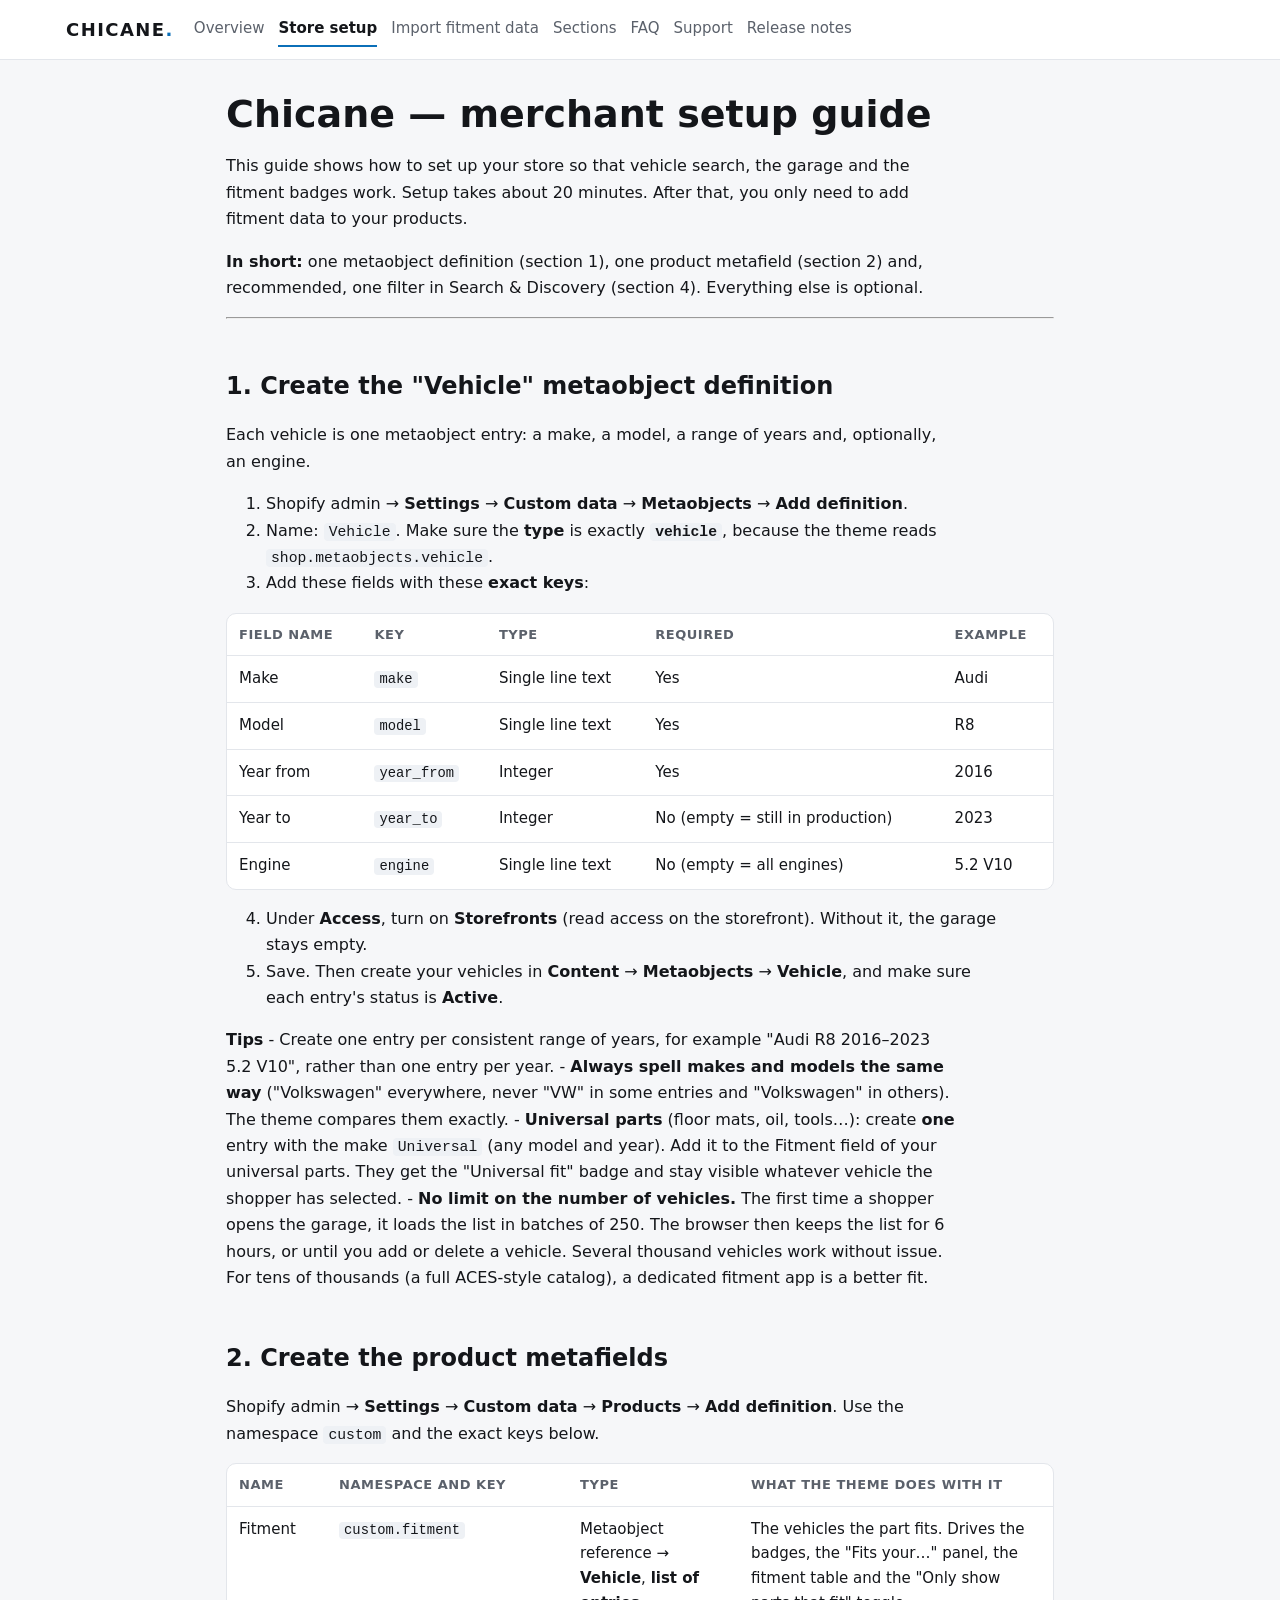
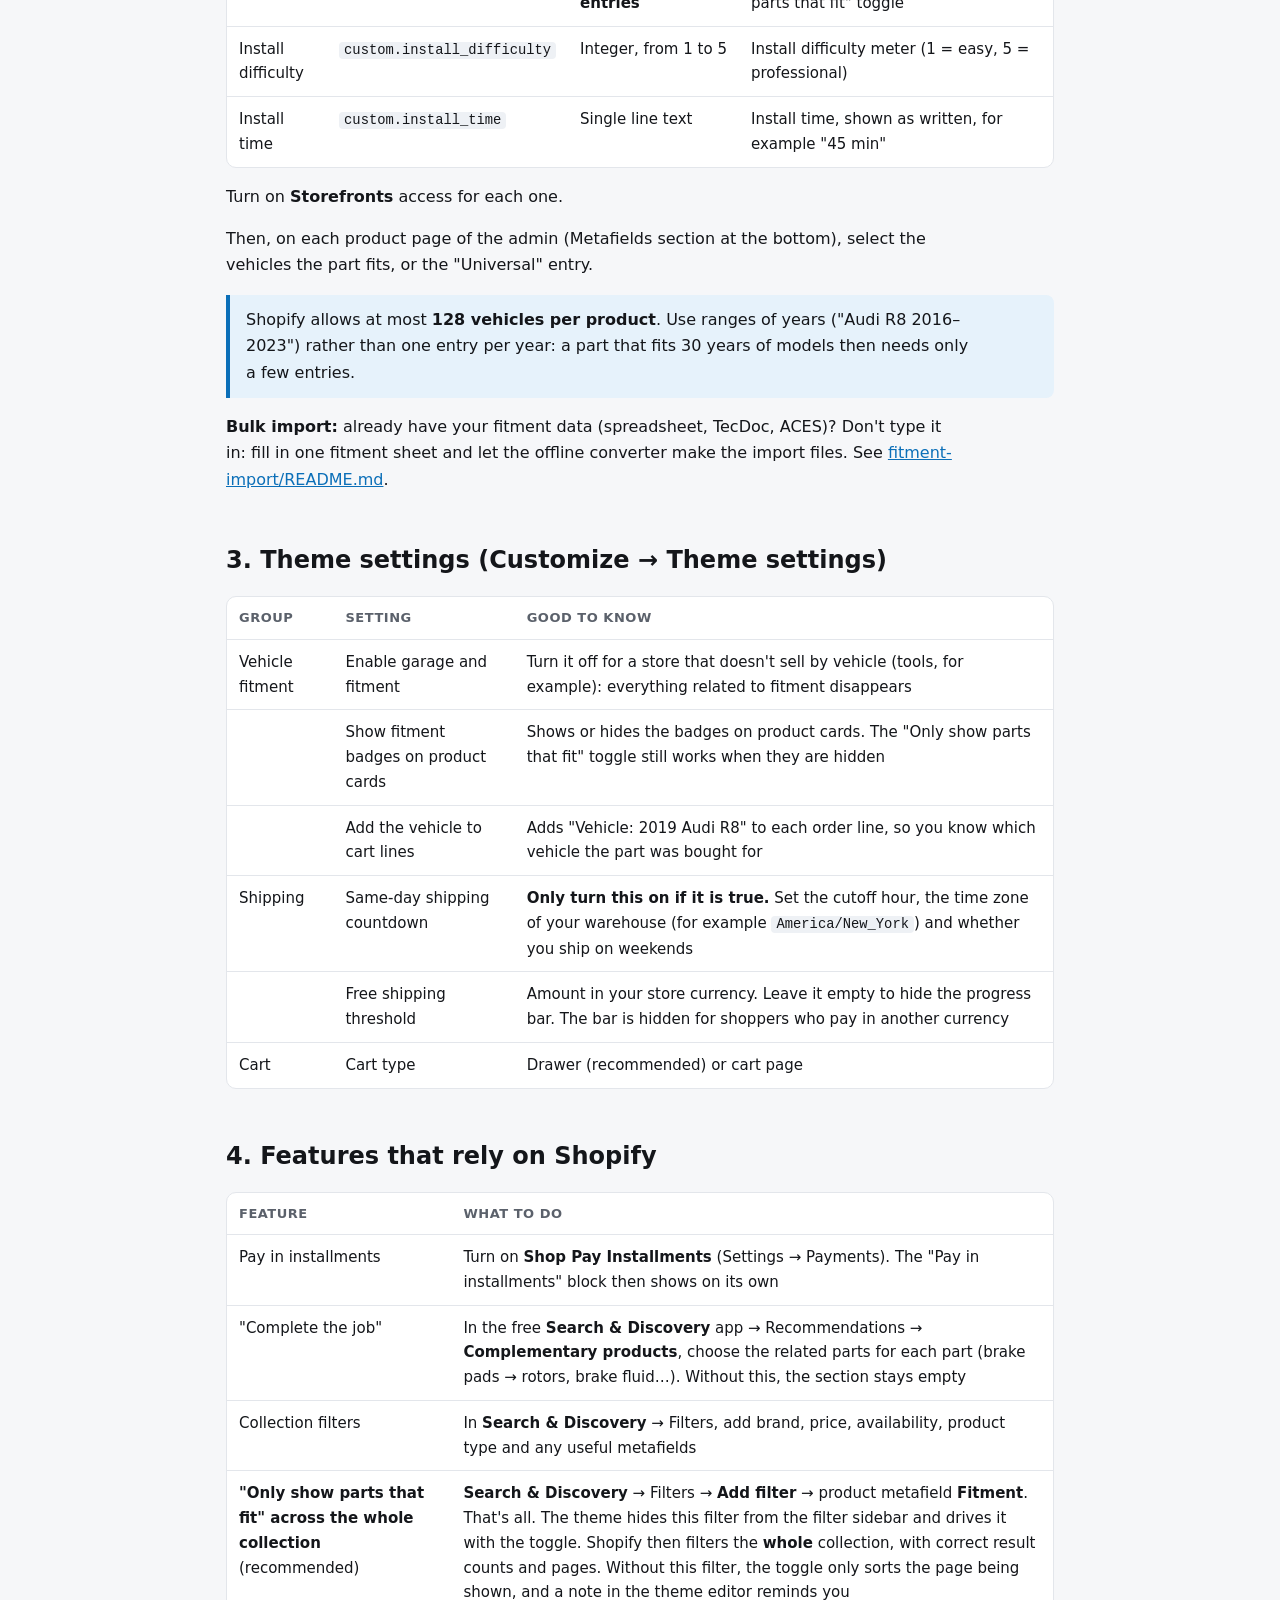
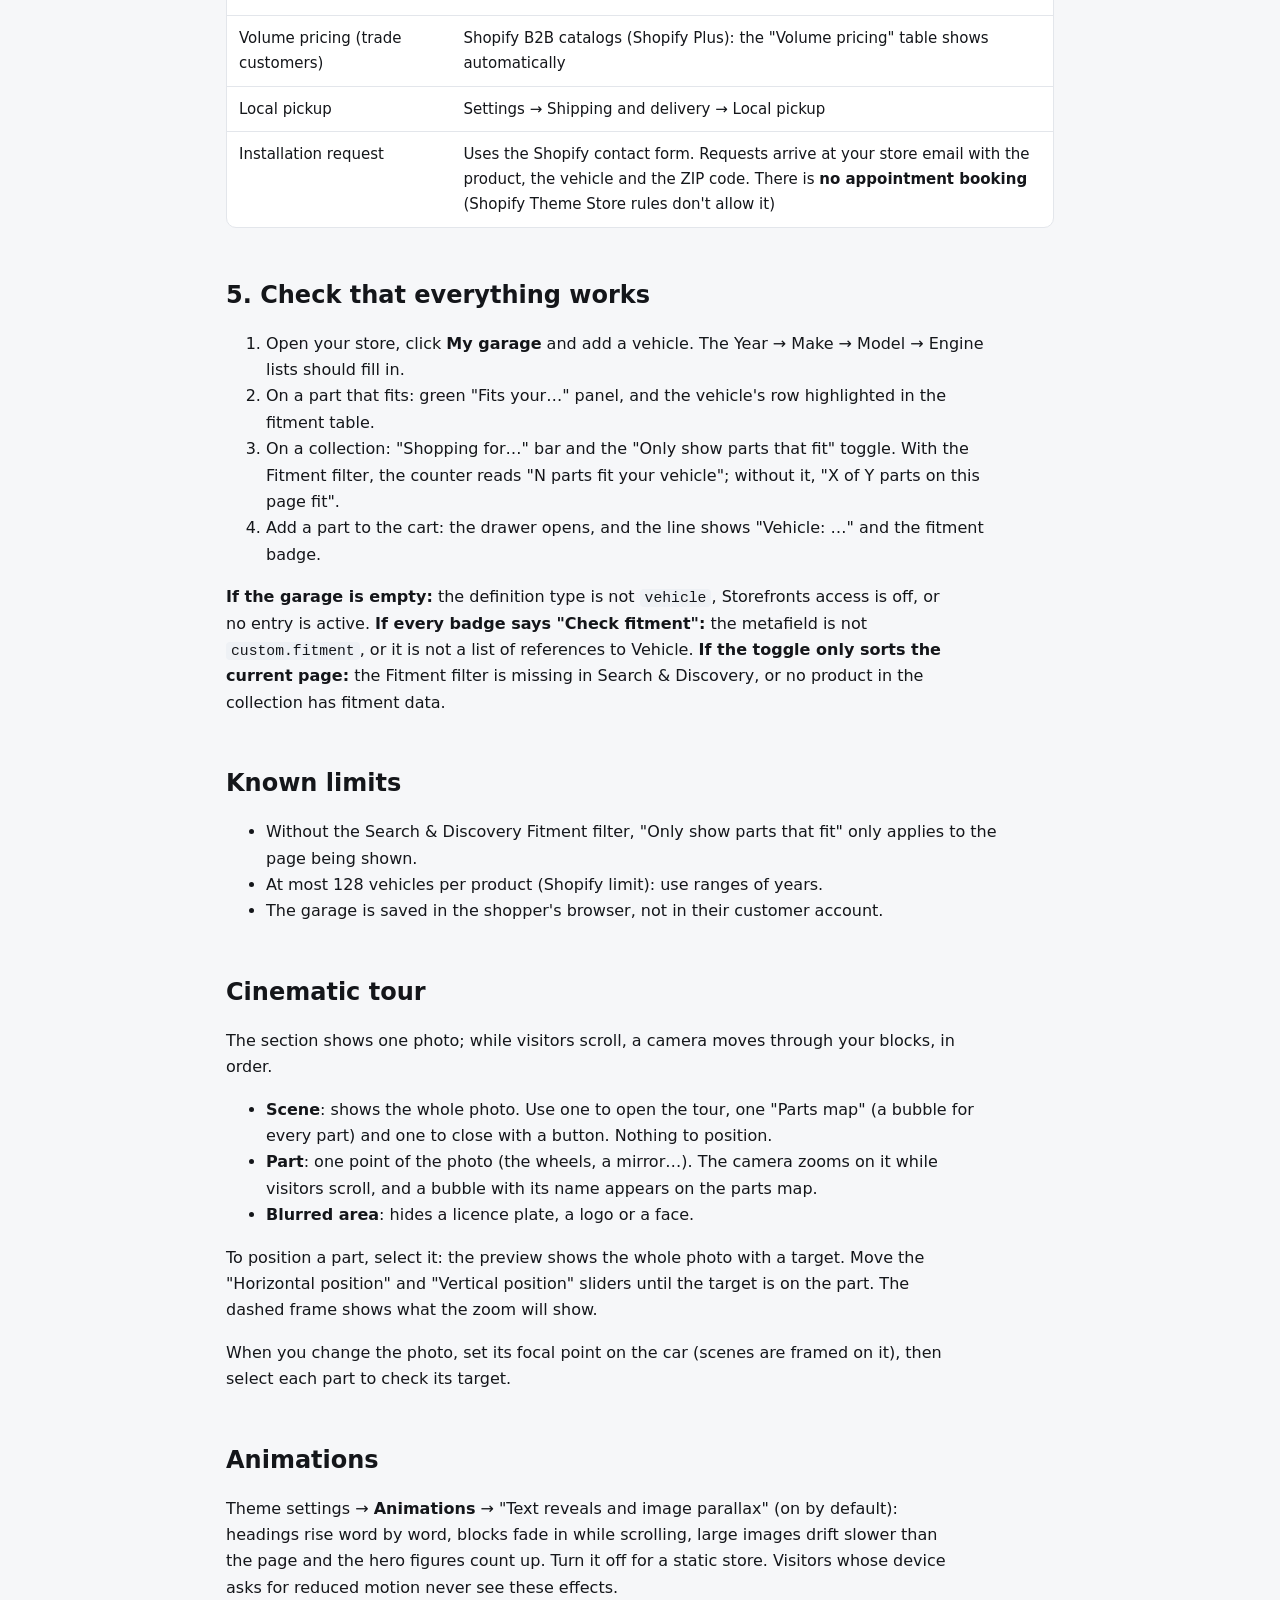
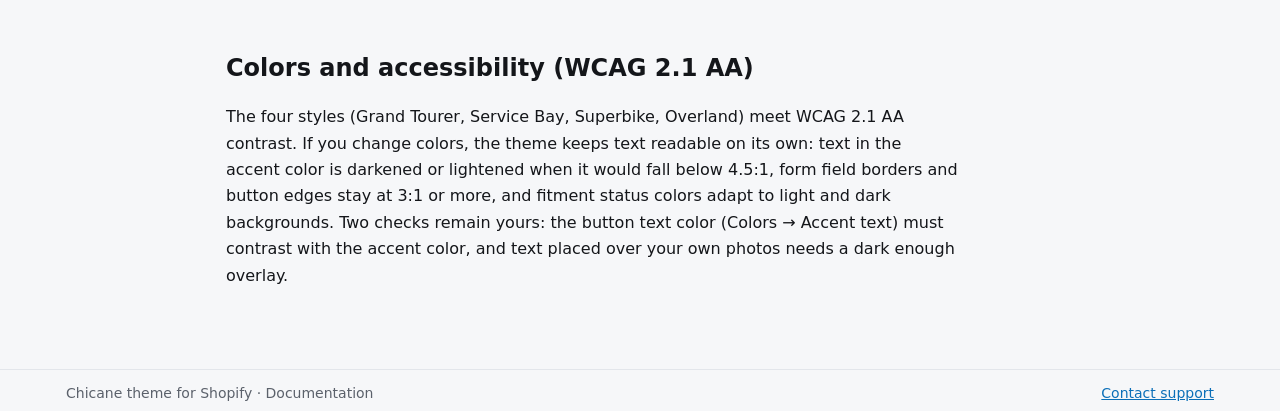
<file: setup.html>
<!doctype html>
<html lang="en">
<head>
<meta charset="utf-8">
<meta name="viewport" content="width=device-width, initial-scale=1">
<title>Chicane — merchant setup guide · Chicane theme</title>
<meta name="description" content="Chicane Shopify theme documentation: vehicle fitment, garage, import, sections, FAQ and support.">
<link rel="stylesheet" href="style.css">
</head>
<body>
<a class="skip" href="#content">Skip to content</a>
<header><div class="bar"><a class="brand" href="index.html">CHICANE<span>.</span></a><nav aria-label="Documentation"><ul><li><a href="index.html">Overview</a></li><li><a href="setup.html" aria-current="page">Store setup</a></li><li><a href="import.html">Import fitment data</a></li><li><a href="sections.html">Sections</a></li><li><a href="faq.html">FAQ</a></li><li><a href="support.html">Support</a></li><li><a href="changelog.html">Release notes</a></li></ul></nav></div></header>
<main id="content">
<h1>Chicane — merchant setup guide</h1>
<p>This guide shows how to set up your store so that vehicle search, the garage and the fitment badges work. Setup takes about 20 minutes. After that, you only need to add fitment data to your products.</p>
<p><strong>In short:</strong> one metaobject definition (section 1), one product metafield (section 2) and, recommended, one filter in Search &amp; Discovery (section 4). Everything else is optional.</p>
<hr />
<h2 id="1-create-the-vehicle-metaobject-definition">1. Create the "Vehicle" metaobject definition</h2>
<p>Each vehicle is one metaobject entry: a make, a model, a range of years and, optionally, an engine.</p>
<ol>
<li>Shopify admin → <strong>Settings</strong> → <strong>Custom data</strong> → <strong>Metaobjects</strong> → <strong>Add definition</strong>.</li>
<li>Name: <code>Vehicle</code>. Make sure the <strong>type</strong> is exactly <strong><code>vehicle</code></strong>, because the theme reads <code>shop.metaobjects.vehicle</code>.</li>
<li>Add these fields with these <strong>exact keys</strong>:</li>
</ol>
<div class="table"><table>
<thead>
<tr>
<th>Field name</th>
<th>Key</th>
<th>Type</th>
<th>Required</th>
<th>Example</th>
</tr>
</thead>
<tbody>
<tr>
<td>Make</td>
<td><code>make</code></td>
<td>Single line text</td>
<td>Yes</td>
<td>Audi</td>
</tr>
<tr>
<td>Model</td>
<td><code>model</code></td>
<td>Single line text</td>
<td>Yes</td>
<td>R8</td>
</tr>
<tr>
<td>Year from</td>
<td><code>year_from</code></td>
<td>Integer</td>
<td>Yes</td>
<td>2016</td>
</tr>
<tr>
<td>Year to</td>
<td><code>year_to</code></td>
<td>Integer</td>
<td>No (empty = still in production)</td>
<td>2023</td>
</tr>
<tr>
<td>Engine</td>
<td><code>engine</code></td>
<td>Single line text</td>
<td>No (empty = all engines)</td>
<td>5.2 V10</td>
</tr>
</tbody>
</table></div>
<ol start="4">
<li>Under <strong>Access</strong>, turn on <strong>Storefronts</strong> (read access on the storefront). Without it, the garage stays empty.</li>
<li>Save. Then create your vehicles in <strong>Content</strong> → <strong>Metaobjects</strong> → <strong>Vehicle</strong>, and make sure each entry's status is <strong>Active</strong>.</li>
</ol>
<p><strong>Tips</strong>
- Create one entry per consistent range of years, for example "Audi R8 2016–2023 5.2 V10", rather than one entry per year.
- <strong>Always spell makes and models the same way</strong> ("Volkswagen" everywhere, never "VW" in some entries and "Volkswagen" in others). The theme compares them exactly.
- <strong>Universal parts</strong> (floor mats, oil, tools…): create <strong>one</strong> entry with the make <code>Universal</code> (any model and year). Add it to the Fitment field of your universal parts. They get the "Universal fit" badge and stay visible whatever vehicle the shopper has selected.
- <strong>No limit on the number of vehicles.</strong> The first time a shopper opens the garage, it loads the list in batches of 250. The browser then keeps the list for 6 hours, or until you add or delete a vehicle. Several thousand vehicles work without issue. For tens of thousands (a full ACES-style catalog), a dedicated fitment app is a better fit.</p>
<h2 id="2-create-the-product-metafields">2. Create the product metafields</h2>
<p>Shopify admin → <strong>Settings</strong> → <strong>Custom data</strong> → <strong>Products</strong> → <strong>Add definition</strong>. Use the namespace <code>custom</code> and the exact keys below.</p>
<div class="table"><table>
<thead>
<tr>
<th>Name</th>
<th>Namespace and key</th>
<th>Type</th>
<th>What the theme does with it</th>
</tr>
</thead>
<tbody>
<tr>
<td>Fitment</td>
<td><code>custom.fitment</code></td>
<td>Metaobject reference → <strong>Vehicle</strong>, <strong>list of entries</strong></td>
<td>The vehicles the part fits. Drives the badges, the "Fits your…" panel, the fitment table and the "Only show parts that fit" toggle</td>
</tr>
<tr>
<td>Install difficulty</td>
<td><code>custom.install_difficulty</code></td>
<td>Integer, from 1 to 5</td>
<td>Install difficulty meter (1 = easy, 5 = professional)</td>
</tr>
<tr>
<td>Install time</td>
<td><code>custom.install_time</code></td>
<td>Single line text</td>
<td>Install time, shown as written, for example "45 min"</td>
</tr>
</tbody>
</table></div>
<p>Turn on <strong>Storefronts</strong> access for each one.</p>
<p>Then, on each product page of the admin (Metafields section at the bottom), select the vehicles the part fits, or the "Universal" entry.</p>
<blockquote>
<p>Shopify allows at most <strong>128 vehicles per product</strong>. Use ranges of years ("Audi R8 2016–2023") rather than one entry per year: a part that fits 30 years of models then needs only a few entries.</p>
</blockquote>
<p><strong>Bulk import:</strong> already have your fitment data (spreadsheet, TecDoc, ACES)? Don't type it in: fill in one fitment sheet and let the offline converter make the import files. See <a href="import.html">fitment-import/README.md</a>.</p>
<h2 id="3-theme-settings-customize-theme-settings">3. Theme settings (Customize → Theme settings)</h2>
<div class="table"><table>
<thead>
<tr>
<th>Group</th>
<th>Setting</th>
<th>Good to know</th>
</tr>
</thead>
<tbody>
<tr>
<td>Vehicle fitment</td>
<td>Enable garage and fitment</td>
<td>Turn it off for a store that doesn't sell by vehicle (tools, for example): everything related to fitment disappears</td>
</tr>
<tr>
<td></td>
<td>Show fitment badges on product cards</td>
<td>Shows or hides the badges on product cards. The "Only show parts that fit" toggle still works when they are hidden</td>
</tr>
<tr>
<td></td>
<td>Add the vehicle to cart lines</td>
<td>Adds "Vehicle: 2019 Audi R8" to each order line, so you know which vehicle the part was bought for</td>
</tr>
<tr>
<td>Shipping</td>
<td>Same-day shipping countdown</td>
<td><strong>Only turn this on if it is true.</strong> Set the cutoff hour, the time zone of your warehouse (for example <code>America/New_York</code>) and whether you ship on weekends</td>
</tr>
<tr>
<td></td>
<td>Free shipping threshold</td>
<td>Amount in your store currency. Leave it empty to hide the progress bar. The bar is hidden for shoppers who pay in another currency</td>
</tr>
<tr>
<td>Cart</td>
<td>Cart type</td>
<td>Drawer (recommended) or cart page</td>
</tr>
</tbody>
</table></div>
<h2 id="4-features-that-rely-on-shopify">4. Features that rely on Shopify</h2>
<div class="table"><table>
<thead>
<tr>
<th>Feature</th>
<th>What to do</th>
</tr>
</thead>
<tbody>
<tr>
<td>Pay in installments</td>
<td>Turn on <strong>Shop Pay Installments</strong> (Settings → Payments). The "Pay in installments" block then shows on its own</td>
</tr>
<tr>
<td>"Complete the job"</td>
<td>In the free <strong>Search &amp; Discovery</strong> app → Recommendations → <strong>Complementary products</strong>, choose the related parts for each part (brake pads → rotors, brake fluid…). Without this, the section stays empty</td>
</tr>
<tr>
<td>Collection filters</td>
<td>In <strong>Search &amp; Discovery</strong> → Filters, add brand, price, availability, product type and any useful metafields</td>
</tr>
<tr>
<td><strong>"Only show parts that fit" across the whole collection</strong> (recommended)</td>
<td><strong>Search &amp; Discovery</strong> → Filters → <strong>Add filter</strong> → product metafield <strong>Fitment</strong>. That's all. The theme hides this filter from the filter sidebar and drives it with the toggle. Shopify then filters the <strong>whole</strong> collection, with correct result counts and pages. Without this filter, the toggle only sorts the page being shown, and a note in the theme editor reminds you</td>
</tr>
<tr>
<td>Volume pricing (trade customers)</td>
<td>Shopify B2B catalogs (Shopify Plus): the "Volume pricing" table shows automatically</td>
</tr>
<tr>
<td>Local pickup</td>
<td>Settings → Shipping and delivery → Local pickup</td>
</tr>
<tr>
<td>Installation request</td>
<td>Uses the Shopify contact form. Requests arrive at your store email with the product, the vehicle and the ZIP code. There is <strong>no appointment booking</strong> (Shopify Theme Store rules don't allow it)</td>
</tr>
</tbody>
</table></div>
<h2 id="5-check-that-everything-works">5. Check that everything works</h2>
<ol>
<li>Open your store, click <strong>My garage</strong> and add a vehicle. The Year → Make → Model → Engine lists should fill in.</li>
<li>On a part that fits: green "Fits your…" panel, and the vehicle's row highlighted in the fitment table.</li>
<li>On a collection: "Shopping for…" bar and the "Only show parts that fit" toggle. With the Fitment filter, the counter reads "N parts fit your vehicle"; without it, "X of Y parts on this page fit".</li>
<li>Add a part to the cart: the drawer opens, and the line shows "Vehicle: …" and the fitment badge.</li>
</ol>
<p><strong>If the garage is empty:</strong> the definition type is not <code>vehicle</code>, Storefronts access is off, or no entry is active.
<strong>If every badge says "Check fitment":</strong> the metafield is not <code>custom.fitment</code>, or it is not a list of references to Vehicle.
<strong>If the toggle only sorts the current page:</strong> the Fitment filter is missing in Search &amp; Discovery, or no product in the collection has fitment data.</p>
<h2 id="known-limits">Known limits</h2>
<ul>
<li>Without the Search &amp; Discovery Fitment filter, "Only show parts that fit" only applies to the page being shown.</li>
<li>At most 128 vehicles per product (Shopify limit): use ranges of years.</li>
<li>The garage is saved in the shopper's browser, not in their customer account.</li>
</ul>
<h2 id="cinematic-tour">Cinematic tour</h2>
<p>The section shows one photo; while visitors scroll, a camera moves through your blocks, in order.</p>
<ul>
<li><strong>Scene</strong>: shows the whole photo. Use one to open the tour, one "Parts map" (a bubble for every part) and one to close with a button. Nothing to position.</li>
<li><strong>Part</strong>: one point of the photo (the wheels, a mirror…). The camera zooms on it while visitors scroll, and a bubble with its name appears on the parts map.</li>
<li><strong>Blurred area</strong>: hides a licence plate, a logo or a face.</li>
</ul>
<p>To position a part, select it: the preview shows the whole photo with a target. Move the "Horizontal position" and "Vertical position" sliders until the target is on the part. The dashed frame shows what the zoom will show.</p>
<p>When you change the photo, set its focal point on the car (scenes are framed on it), then select each part to check its target.</p>
<h2 id="animations">Animations</h2>
<p>Theme settings → <strong>Animations</strong> → "Text reveals and image parallax" (on by default): headings rise word by word, blocks fade in while scrolling, large images drift slower than the page and the hero figures count up. Turn it off for a static store. Visitors whose device asks for reduced motion never see these effects.</p>
<h2 id="colors-and-accessibility-wcag-2-1-aa">Colors and accessibility (WCAG 2.1 AA)</h2>
<p>The four styles (Grand Tourer, Service Bay, Superbike, Overland) meet WCAG 2.1 AA contrast. If you change colors, the theme keeps text readable on its own: text in the accent color is darkened or lightened when it would fall below 4.5:1, form field borders and button edges stay at 3:1 or more, and fitment status colors adapt to light and dark backgrounds. Two checks remain yours: the button text color (Colors → Accent text) must contrast with the accent color, and text placed over your own photos needs a dark enough overlay.</p>
</main>
<footer><div class="bar"><span>Chicane theme for Shopify · Documentation</span><a href="support.html">Contact support</a></div></footer>
<script src="site.js" defer></script>
</body>
</html>
</file>
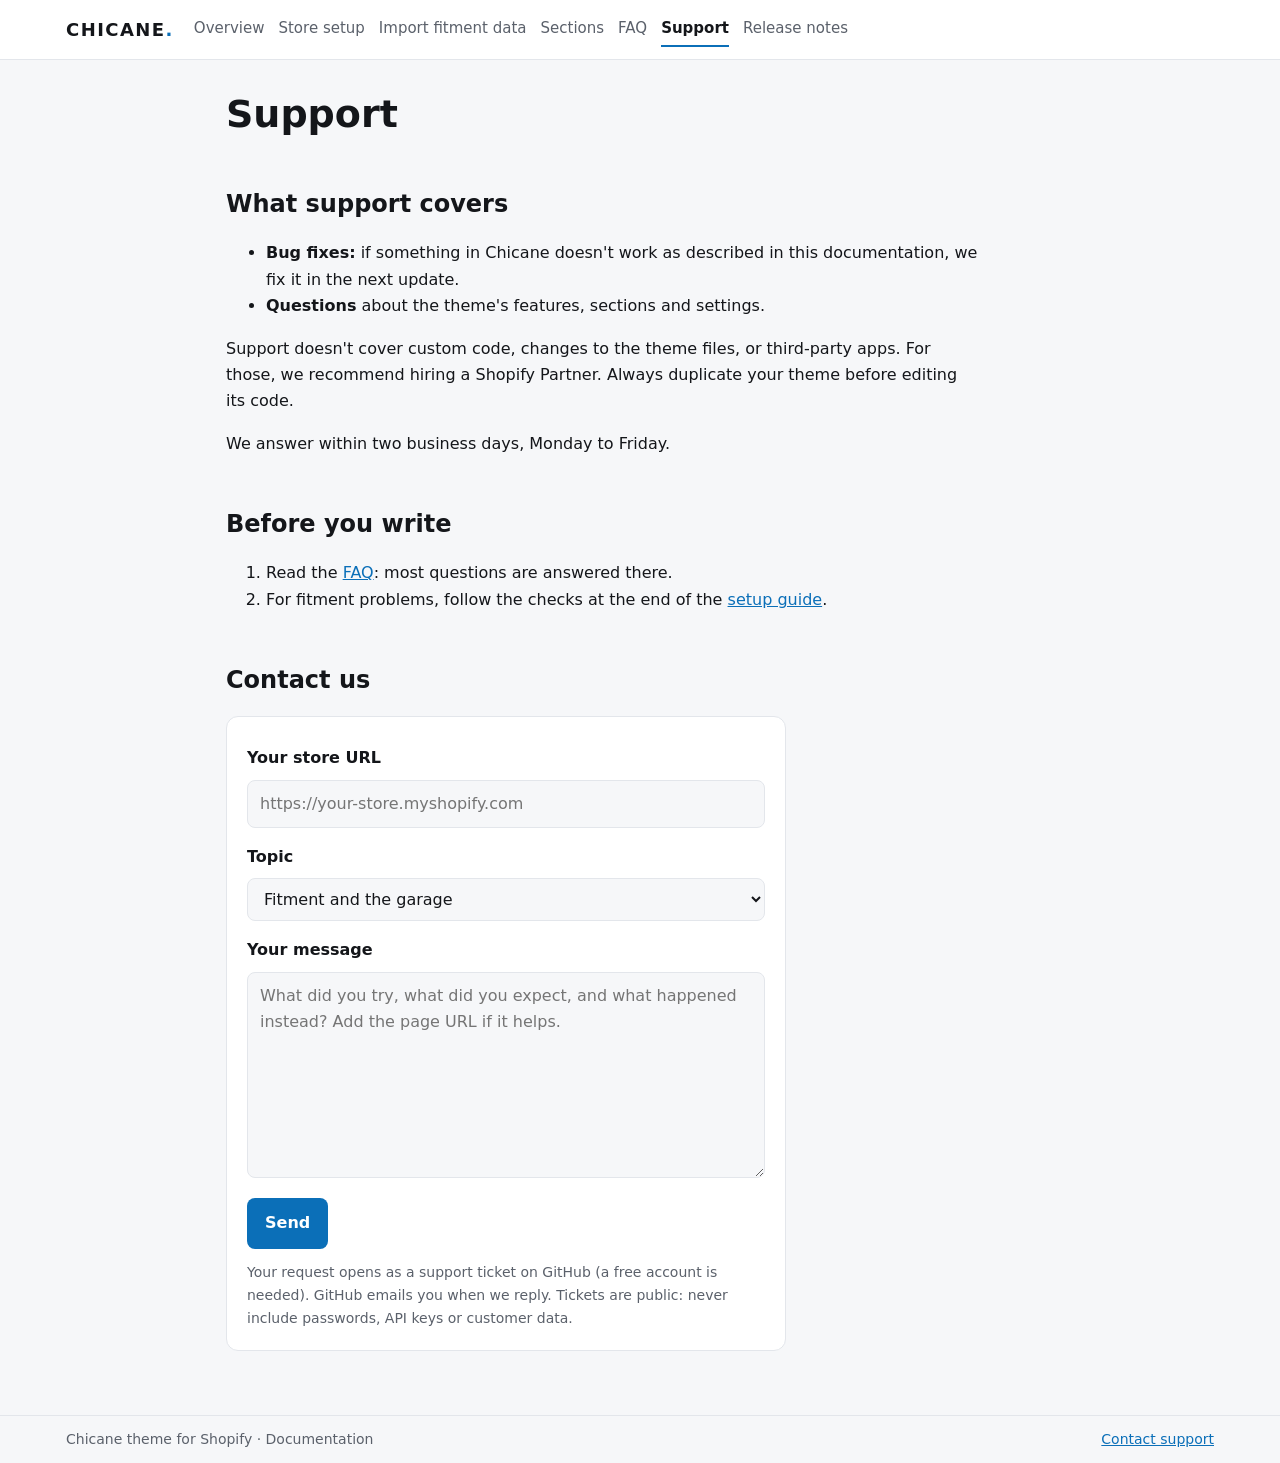
<file: support.html>
<!doctype html>
<html lang="en">
<head>
<meta charset="utf-8">
<meta name="viewport" content="width=device-width, initial-scale=1">
<title>Support · Chicane theme</title>
<meta name="description" content="Chicane Shopify theme documentation: vehicle fitment, garage, import, sections, FAQ and support.">
<link rel="stylesheet" href="style.css">
</head>
<body>
<a class="skip" href="#content">Skip to content</a>
<header><div class="bar"><a class="brand" href="index.html">CHICANE<span>.</span></a><nav aria-label="Documentation"><ul><li><a href="index.html">Overview</a></li><li><a href="setup.html">Store setup</a></li><li><a href="import.html">Import fitment data</a></li><li><a href="sections.html">Sections</a></li><li><a href="faq.html">FAQ</a></li><li><a href="support.html" aria-current="page">Support</a></li><li><a href="changelog.html">Release notes</a></li></ul></nav></div></header>
<main id="content">
<h1>Support</h1>
<h2 id="what-support-covers">What support covers</h2>
<ul>
<li><strong>Bug fixes:</strong> if something in Chicane doesn't work as described in this documentation, we fix it in the next update.</li>
<li><strong>Questions</strong> about the theme's features, sections and settings.</li>
</ul>
<p>Support doesn't cover custom code, changes to the theme files, or third-party apps. For those, we recommend hiring a Shopify Partner. Always duplicate your theme before editing its code.</p>
<p>We answer within two business days, Monday to Friday.</p>
<h2 id="before-you-write">Before you write</h2>
<ol>
<li>Read the <a href="faq.html">FAQ</a>: most questions are answered there.</li>
<li>For fitment problems, follow the checks at the end of the <a href="setup.html#5-check-that-everything-works">setup guide</a>.</li>
</ol>
<h2 id="contact-us">Contact us</h2>
<form class="support-form" data-support-form>
  <label for="SupportStore">Your store URL</label>
  <input id="SupportStore" name="store" type="url" placeholder="https://your-store.myshopify.com" required>
  <label for="SupportTopic">Topic</label>
  <select id="SupportTopic" name="topic">
    <option>Fitment and the garage</option>
    <option>Fitment data import</option>
    <option>Sections and design</option>
    <option>Product page and cart</option>
    <option>Something doesn't work (bug)</option>
    <option>Other question</option>
  </select>
  <label for="SupportMessage">Your message</label>
  <textarea id="SupportMessage" name="message" rows="7" required placeholder="What did you try, what did you expect, and what happened instead? Add the page URL if it helps."></textarea>
  <button type="submit">Send</button>
  <p class="support-form__note" data-support-note>Your request opens as a support ticket on GitHub (a free account is needed). GitHub emails you when we reply. Tickets are public: never include passwords, API keys or customer data.</p>
</form>
</main>
<footer><div class="bar"><span>Chicane theme for Shopify · Documentation</span><a href="support.html">Contact support</a></div></footer>
<script src="site.js" defer></script>
</body>
</html>
</file>
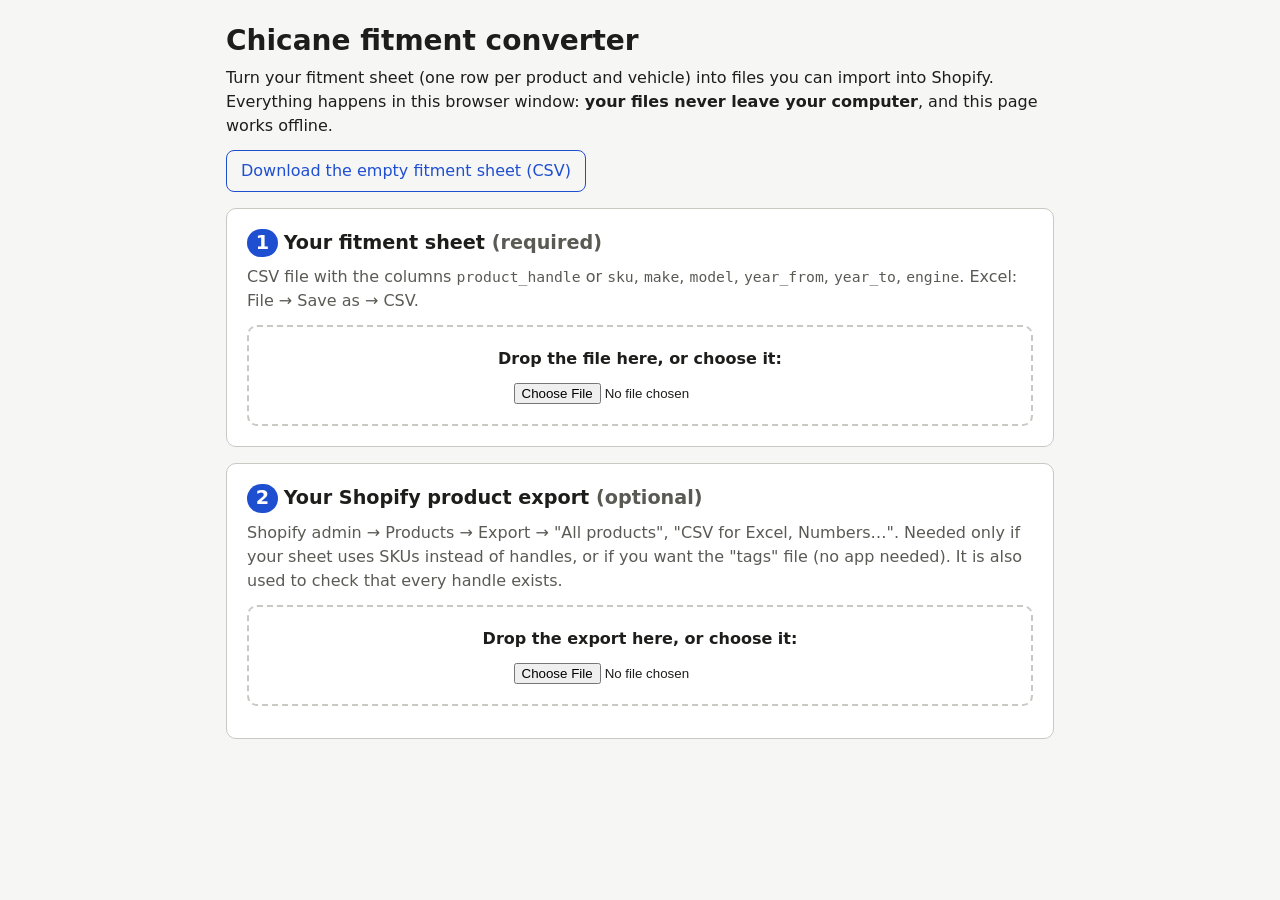
<file: tools/converter.html>
<!doctype html>
<html lang="en">
<head>
<meta charset="utf-8">
<meta name="viewport" content="width=device-width, initial-scale=1">
<!-- Offline tool: nothing is ever sent anywhere. The policy below blocks every network request. -->
<meta http-equiv="Content-Security-Policy" content="default-src 'none'; style-src 'unsafe-inline'; script-src 'unsafe-inline'; img-src data:">
<title>Chicane fitment converter</title>
<style>
  :root {
    --bg: #f6f6f4; --surface: #fff; --text: #1d1d1b; --muted: #5a5a55; --line: #c9c9c3;
    --accent: #1f4fd1; --accent-text: #fff; --error: #b42318; --error-bg: #fdecea;
    --warn: #7a4a00; --warn-bg: #fff4dc; --ok: #137a3d; --ok-bg: #e3f4e8; --focus: #1f4fd1;
  }
  @media (prefers-color-scheme: dark) {
    :root {
      --bg: #151514; --surface: #1f1f1d; --text: #f1f1ec; --muted: #b5b5ad; --line: #55554f;
      --accent: #8fb0ff; --accent-text: #0e1a3a; --error: #ffb4ab; --error-bg: #3b1512;
      --warn: #ffd88a; --warn-bg: #3a2a08; --ok: #7fdca0; --ok-bg: #0f2e1b; --focus: #8fb0ff;
    }
  }
  * { box-sizing: border-box; }
  body { margin: 0; background: var(--bg); color: var(--text); font: 16px/1.5 system-ui, -apple-system, "Segoe UI", Roboto, sans-serif; }
  main { max-width: 860px; margin: 0 auto; padding: 24px 16px 64px; }
  h1 { font-size: 1.75rem; line-height: 1.2; margin: 0 0 8px; }
  h2 { font-size: 1.2rem; margin: 0 0 8px; }
  p { margin: 0 0 12px; }
  .muted { color: var(--muted); }
  .card { background: var(--surface); border: 1px solid var(--line); border-radius: 10px; padding: 20px; margin: 16px 0; }
  .step { display: inline-block; min-width: 1.6em; padding: 0 6px; margin-right: 6px; border-radius: 99px; background: var(--accent); color: var(--accent-text); text-align: center; font-weight: 700; }
  .drop { display: block; border: 2px dashed var(--line); border-radius: 10px; padding: 20px; text-align: center; cursor: pointer; }
  .drop.is-over { border-color: var(--accent); }
  .drop input { display: block; margin: 12px auto 0; max-width: 100%; }
  .drop strong { display: block; }
  .file-name { margin-top: 8px; font-weight: 600; overflow-wrap: anywhere; }
  button, .button { font: inherit; border: 1px solid var(--accent); background: var(--accent); color: var(--accent-text); border-radius: 8px; padding: 8px 14px; cursor: pointer; text-decoration: none; display: inline-block; }
  button.secondary { background: transparent; color: var(--accent); }
  :focus-visible { outline: 3px solid var(--focus); outline-offset: 2px; }
  .summary { padding: 12px 16px; border-radius: 8px; font-weight: 600; }
  .summary--ok { background: var(--ok-bg); color: var(--ok); }
  .summary--warn { background: var(--warn-bg); color: var(--warn); }
  .summary--error { background: var(--error-bg); color: var(--error); }
  ul.messages { padding-left: 1.2em; margin: 8px 0 16px; }
  ul.messages li { margin: 4px 0; }
  .messages--error li::marker { color: var(--error); }
  .downloads { list-style: none; padding: 0; margin: 0; }
  .downloads li { display: flex; flex-wrap: wrap; gap: 8px 16px; align-items: center; justify-content: space-between; padding: 12px 0; border-top: 1px solid var(--line); }
  .downloads li:first-child { border-top: 0; }
  .downloads p { margin: 0; flex: 1 1 320px; }
  code { font-family: ui-monospace, SFMono-Regular, Menlo, Consolas, monospace; font-size: .92em; overflow-wrap: anywhere; }
  table { border-collapse: collapse; width: 100%; font-size: .95rem; }
  th, td { text-align: left; padding: 6px 8px; border-bottom: 1px solid var(--line); vertical-align: top; }
  .table-wrap { overflow-x: auto; }
  details summary { cursor: pointer; font-weight: 600; }
  [hidden] { display: none !important; }
</style>
</head>
<body>
<main>
  <h1>Chicane fitment converter</h1>
  <p>Turn your fitment sheet (one row per product and vehicle) into files you can import into Shopify. Everything happens in this browser window: <strong>your files never leave your computer</strong>, and this page works offline.</p>
  <p><button type="button" class="secondary" id="download-template">Download the empty fitment sheet (CSV)</button></p>

  <section class="card" aria-labelledby="step1">
    <h2 id="step1"><span class="step">1</span>Your fitment sheet <span class="muted">(required)</span></h2>
    <p class="muted">CSV file with the columns <code>product_handle</code> or <code>sku</code>, <code>make</code>, <code>model</code>, <code>year_from</code>, <code>year_to</code>, <code>engine</code>. Excel: File → Save as → CSV.</p>
    <label class="drop" id="drop-sheet">
      <strong>Drop the file here, or choose it:</strong>
      <input type="file" id="file-sheet" accept=".csv,.txt,text/csv">
      <span class="file-name" id="name-sheet" aria-live="polite"></span>
    </label>
  </section>

  <section class="card" aria-labelledby="step2">
    <h2 id="step2"><span class="step">2</span>Your Shopify product export <span class="muted">(optional)</span></h2>
    <p class="muted">Shopify admin → Products → Export → "All products", "CSV for Excel, Numbers…". Needed only if your sheet uses SKUs instead of handles, or if you want the "tags" file (no app needed). It is also used to check that every handle exists.</p>
    <label class="drop" id="drop-export">
      <strong>Drop the export here, or choose it:</strong>
      <input type="file" id="file-export" accept=".csv,text/csv">
      <span class="file-name" id="name-export" aria-live="polite"></span>
    </label>
    <p><button type="button" class="secondary" id="clear-export" hidden>Remove the product export</button></p>
  </section>

  <section class="card" id="results" aria-labelledby="step3" hidden>
    <h2 id="step3" tabindex="-1"><span class="step">3</span>Result</h2>
    <div id="status" role="status" aria-live="polite"></div>
    <div id="error-block" hidden>
      <h3>Errors to fix</h3>
      <p class="muted">Products with an error are left out of the files below until you fix your sheet and drop it again. Row numbers match the row numbers in your spreadsheet.</p>
      <ul class="messages messages--error" id="errors"></ul>
    </div>
    <div id="warning-block" hidden>
      <h3>Warnings</h3>
      <p class="muted">The files are fine, but please check these points.</p>
      <ul class="messages" id="warnings"></ul>
    </div>
    <div id="files-block" hidden>
      <h3>Files to import</h3>
      <ul class="downloads" id="files"></ul>
    </div>
    <details id="vehicles-block" hidden>
      <summary>Vehicles found (<span id="vehicle-count"></span>)</summary>
      <div class="table-wrap">
        <table>
          <caption class="muted" style="text-align:left">Each vehicle becomes one entry in Content → Metaobjects → Vehicle.</caption>
          <thead><tr><th scope="col">Handle</th><th scope="col">Make</th><th scope="col">Model</th><th scope="col">Years</th><th scope="col">Engine</th><th scope="col">Products</th></tr></thead>
          <tbody id="vehicles"></tbody>
        </table>
      </div>
    </details>
  </section>
</main>

<script id="paddock-fitment-core">
/* Conversion core. Pure functions, no DOM: docs/fitment-import/test/run-converter.mjs runs this same
   script in Node to build docs/fitment-import/example-output/. */
var PaddockFitment = (function () {
  'use strict';
  var MAX_VEHICLES_PER_PRODUCT = 128; // Shopify limit for a list.metaobject_reference metafield
  var MAX_TAGS_PER_PRODUCT = 250;     // Shopify limit
  var MAX_TAG_LENGTH = 255;           // Shopify limit
  var METAOBJECT_TYPE = 'vehicle';
  var METAFIELD = 'custom.fitment';
  var NATIVE_FITMENT_COLUMN = 'Fitment (product.metafields.custom.fitment)'; // Shopify product CSV header
  var TEMPLATE = 'product_handle,sku,make,model,year_from,year_to,engine\r\n';

  /* ---------- CSV ---------- */
  function detectDelimiter(text) {
    var counts = { ',': 0, ';': 0, '\t': 0 };
    var quoted = false;
    for (var i = 0; i < text.length; i++) {
      var c = text[i];
      if (c === '"') quoted = !quoted;
      else if (!quoted && (c === '\n' || c === '\r')) break;
      else if (!quoted && c in counts) counts[c]++;
    }
    var best = ',';
    Object.keys(counts).forEach(function (d) { if (counts[d] > counts[best]) best = d; });
    return best;
  }
  /** Returns rows of cells; each row also carries .line, the spreadsheet row number it starts on. */
  function parseCSV(text, delimiter) {
    text = String(text || '').replace(/^﻿/, '');
    var d = delimiter || detectDelimiter(text);
    var rows = [], row = [], cell = '', quoted = false, line = 1, rowLine = 1;
    for (var i = 0; i < text.length; i++) {
      var c = text[i];
      if (quoted) {
        if (c === '"') {
          if (text[i + 1] === '"') { cell += '"'; i++; } else quoted = false;
        } else {
          if (c === '\n') line++;
          cell += c;
        }
      } else if (c === '"') {
        quoted = true;
      } else if (c === d) {
        row.push(cell); cell = '';
      } else if (c === '\r' || c === '\n') {
        if (c === '\r' && text[i + 1] === '\n') i++;
        row.push(cell); cell = '';
        row.line = rowLine; rows.push(row); row = [];
        line++; rowLine = line;
      } else {
        cell += c;
      }
    }
    if (cell !== '' || row.length) { row.push(cell); row.line = rowLine; rows.push(row); }
    return rows;
  }
  function csvCell(v) {
    v = v == null ? '' : String(v);
    return /[",\r\n]|^\s|\s$/.test(v) ? '"' + v.replace(/"/g, '""') + '"' : v;
  }
  function toCSV(rows) {
    return rows.map(function (r) { return r.map(csvCell).join(','); }).join('\r\n') + '\r\n';
  }

  /* ---------- Helpers ---------- */
  function norm(s) {
    return String(s || '').normalize('NFD').replace(/[̀-ͯ]/g, '').toLowerCase().replace(/[\s_\-]+/g, ' ').trim();
  }
  function clean(s) { return String(s == null ? '' : s).replace(/\s+/g, ' ').trim(); }
  function slug(s) {
    return String(s || '').normalize('NFD').replace(/[̀-ͯ]/g, '').toLowerCase()
      .replace(/&/g, ' and ').replace(/[^a-z0-9]+/g, '-').replace(/^-+|-+$/g, '');
  }
  var COLUMNS = {
    handle: ['product handle', 'handle', 'product', 'url handle', 'poignee', 'handle produit'],
    sku: ['sku', 'variant sku', 'product sku', 'reference', 'ref'],
    make: ['make', 'vehicle make', 'marque', 'marque vehicule', 'manufacturer'],
    model: ['model', 'vehicle model', 'modele', 'modele vehicule'],
    year_from: ['year from', 'from year', 'start year', 'year start', 'from', 'annee debut', 'annee de debut', 'debut'],
    year_to: ['year to', 'to year', 'end year', 'year end', 'to', 'annee fin', 'annee de fin', 'fin'],
    engine: ['engine', 'motor', 'engine type', 'motorisation', 'moteur']
  };
  function mapHeader(header) {
    var map = {};
    header.forEach(function (h, i) {
      var n = norm(h);
      Object.keys(COLUMNS).forEach(function (key) {
        if (map[key] == null && COLUMNS[key].indexOf(n) !== -1) map[key] = i;
      });
    });
    return map;
  }
  function isUniversal(make) { return norm(make) === 'universal'; }
  function yearLabel(from, to) {
    if (to === '') return from + '–present';
    return from === to ? String(from) : from + '–' + to;
  }

  /* ---------- Product export (Shopify or Matrixify) ---------- */
  function readExport(text) {
    var rows = parseCSV(text);
    if (!rows.length) return { error: 'The product export is empty.' };
    var header = rows[0].map(function (h) { return clean(h); });
    var lower = header.map(function (h) { return h.toLowerCase(); });
    var hi = lower.indexOf('handle'), si = lower.indexOf('variant sku'), ti = lower.indexOf('tags');
    if (hi === -1) return { error: 'The product export has no "Handle" column. Export it from Shopify admin → Products → Export.' };
    var handles = {}, skus = {}, order = [];
    rows.slice(1).forEach(function (r) {
      var h = clean(r[hi]);
      if (!h) return;
      if (!handles[h]) { handles[h] = { rows: [], tags: ti === -1 ? '' : String(r[ti] || '') }; order.push(h); }
      handles[h].rows.push(r);
      var sku = si === -1 ? '' : clean(r[si]);
      if (sku) (skus[sku] = skus[sku] || []).indexOf(h) === -1 && skus[sku].push(h);
    });
    return { header: header, handles: handles, skus: skus, order: order, tagIndex: ti };
  }

  /* ---------- Main conversion ---------- */
  /**
   * @param {string} sheetText - the merchant's fitment sheet (CSV text)
   * @param {string} [exportText] - optional Shopify (or Matrixify) product export (CSV text)
   * @param {{currentYear?: number}} [options]
   */
  function convert(sheetText, exportText, options) {
    options = options || {};
    var maxYear = (options.currentYear || new Date().getFullYear()) + 2;
    var errors = [], warnings = [];
    var result = { errors: errors, warnings: warnings, files: [], vehicles: [], stats: { rows: 0, products: 0, skippedProducts: 0, vehicles: 0 } };
    var exp = null;
    if (exportText && String(exportText).trim()) {
      exp = readExport(exportText);
      if (exp.error) { errors.push({ row: null, message: exp.error }); exp = null; }
    }

    var rows = parseCSV(sheetText);
    if (!rows.length || rows[0].every(function (c) { return !clean(c); })) {
      errors.push({ row: null, message: 'The fitment sheet is empty. Start from the template: product_handle, sku, make, model, year_from, year_to, engine.' });
      return result;
    }
    var col = mapHeader(rows[0]);
    var missing = [];
    if (col.handle == null && col.sku == null) missing.push('product_handle (or sku)');
    ['make', 'model', 'year_from'].forEach(function (k) { if (col[k] == null) missing.push(k); });
    if (missing.length) {
      errors.push({ row: 1, message: 'Missing column' + (missing.length > 1 ? 's' : '') + ': ' + missing.join(', ') +
        '. The first row must contain the column names. Found: ' + rows[0].map(clean).filter(Boolean).join(', ') + '.' });
      return result;
    }
    var get = function (r, k) { return col[k] == null ? '' : clean(r[col[k]]); };

    var products = {}, productOrder = [], badProducts = {}, vehicles = {}, spellings = { make: {}, model: {} };
    function err(line, msg, product) {
      errors.push({ row: line, message: msg });
      if (product) badProducts[product] = true;
    }
    function parseYear(value, label, line, product) {
      if (!/^\d{4}$/.test(value)) { err(line, label + ' "' + value + '" is not a year. Write four digits, for example 2017.', product); return null; }
      var y = +value;
      if (y < 1886 || y > maxYear) { err(line, label + ' ' + y + ' is out of range (1886 to ' + maxYear + ').', product); return null; }
      return y;
    }

    rows.slice(1).forEach(function (r) {
      var line = r.line;
      if (r.every(function (c) { return !clean(c); })) return;
      result.stats.rows++;
      var handle = get(r, 'handle'), sku = get(r, 'sku');
      var product = null;

      if (handle) {
        if (!/^[a-z0-9][a-z0-9_-]*$/.test(handle)) {
          var suggestion = slug(handle);
          err(line, 'Product handle "' + handle + '" is not a valid Shopify handle (lowercase letters, numbers and hyphens only)' +
            (suggestion ? '. Did you mean "' + suggestion + '"? Copy it from the product page in Shopify admin (Search engine listing → URL handle).' : '.'));
          return;
        }
        product = handle;
        if (exp && !exp.handles[handle]) {
          err(line, 'No product with the handle "' + handle + '" in your product export. Check the spelling.', product);
        }
      } else if (sku) {
        if (!exp) {
          err(line, 'Only a SKU ("' + sku + '") is given. Add your Shopify product export in step 2 so the converter can find the product, or fill in product_handle.');
          return;
        }
        var found = exp.skus[sku];
        if (!found) { err(line, 'No product with the SKU "' + sku + '" in your product export.'); return; }
        if (found.length > 1) { err(line, 'The SKU "' + sku + '" is used by several products (' + found.join(', ') + '). Use product_handle on this row.'); return; }
        product = found[0];
      } else {
        err(line, 'No product: fill in product_handle or sku.');
        return;
      }
      if (!products[product]) { products[product] = { refs: [], seen: {} }; productOrder.push(product); }

      var make = get(r, 'make'), model = get(r, 'model'), engine = get(r, 'engine');
      var fromRaw = get(r, 'year_from'), toRaw = get(r, 'year_to');
      var key, v;
      if (!make) { err(line, 'Make is empty. Write the vehicle make (for example Audi), or Universal for a part that fits every vehicle.', product); return; }
      if (isUniversal(make)) {
        key = 'universal';
        v = { make: 'Universal', model: 'All vehicles', from: 1900, to: '', engine: '' };
      } else {
        if (!model) { err(line, 'Model is empty for ' + make + '.', product); return; }
        if (!fromRaw) { err(line, 'year_from is empty for ' + make + ' ' + model + '. Write the first model year, for example 2017.', product); return; }
        var from = parseYear(fromRaw, 'year_from', line, product);
        var to = toRaw ? parseYear(toRaw, 'year_to', line, product) : '';
        if (from == null || to == null) return;
        if (to !== '' && to < from) { err(line, 'year_to (' + to + ') is before year_from (' + from + ').', product); return; }
        if (/[,|]/.test(make + model + engine)) {
          warnings.push({ row: line, message: 'Avoid commas and "|" in make, model and engine ("' + [make, model, engine].filter(Boolean).join(' ') + '"): this row cannot become a fit: tag.' });
        }
        v = { make: make, model: model, from: from, to: to, engine: engine };
        key = JSON.stringify([make, model, from, to, engine]);
        [['make', norm(make), make], ['model', norm(make) + '\u0000' + norm(model), model]].forEach(function (p) {
          var bucket = spellings[p[0]];
          (bucket[p[1]] = bucket[p[1]] || {})[p[2]] = true;
        });
      }
      var prod = products[product];
      if (prod.seen[key]) {
        warnings.push({ row: line, message: 'Duplicate: row ' + line + ' repeats row ' + prod.seen[key] + ' for ' + product + ' (' + describe(v) + '). Kept once.' });
        return;
      }
      prod.seen[key] = line;
      prod.refs.push(key);
      if (!vehicles[key]) vehicles[key] = { key: key, v: v, products: {} };
    });

    // Spelling consistency: the theme compares makes and models exactly.
    Object.keys(spellings.make).forEach(function (k) {
      var forms = Object.keys(spellings.make[k]);
      if (forms.length > 1) warnings.push({ row: null, message: 'The make is written in different ways: ' + forms.map(q).join(', ') + '. Shoppers will see them as different makes. Use one spelling everywhere.' });
    });
    Object.keys(spellings.model).forEach(function (k) {
      var forms = Object.keys(spellings.model[k]);
      if (forms.length > 1) warnings.push({ row: null, message: 'The model is written in different ways: ' + forms.map(q).join(', ') + '. Shoppers will see them as different models. Use one spelling everywhere.' });
    });

    // Products: skip any product with an error, enforce the Shopify limit.
    var kept = [];
    productOrder.forEach(function (p) {
      var prod = products[p];
      if (badProducts[p]) { result.stats.skippedProducts++; return; }
      if (prod.refs.length > MAX_VEHICLES_PER_PRODUCT) {
        errors.push({ row: null, message: p + ' has ' + prod.refs.length + ' vehicles; Shopify allows ' + MAX_VEHICLES_PER_PRODUCT +
          ' per product. Merge consecutive years into ranges (for example one row 2010–2020 instead of 11 rows).' });
        result.stats.skippedProducts++;
        return;
      }
      if (prod.refs.indexOf('universal') !== -1 && prod.refs.length > 1) {
        warnings.push({ row: null, message: p + ' is marked Universal and also lists specific vehicles. Universal wins: the part shows as fitting every vehicle.' });
      }
      kept.push(p);
      prod.refs.forEach(function (k) { vehicles[k].products[p] = true; });
    });

    // Vehicle handles: stable and readable, e.g. audi-r8-2017-2023-v10.
    var used = Object.keys(vehicles).filter(function (k) { return Object.keys(vehicles[k].products).length; }).map(function (k) { return vehicles[k]; });
    used.sort(function (a, b) {
      var x = a.v, y = b.v;
      return cmp(x.make, y.make) || cmp(x.model, y.model) || (x.from - y.from) || ((x.to || 9999) - (y.to || 9999)) || cmp(x.engine, y.engine);
    });
    var taken = {};
    used.forEach(function (veh) {
      var v = veh.v, base;
      if (veh.key === 'universal') base = 'universal';
      else base = [v.make, v.model, v.to === '' ? v.from + '-present' : (v.from === v.to ? v.from : v.from + '-' + v.to), v.engine].filter(function (s) { return s !== ''; }).map(slug).filter(Boolean).join('-');
      var h = base, n = 2;
      while (taken[h]) h = base + '-' + n++;
      taken[h] = true;
      veh.handle = h;
    });
    var handleOf = {};
    used.forEach(function (veh) { handleOf[veh.key] = veh.handle; });

    result.vehicles = used.map(function (veh) {
      return { handle: veh.handle, make: veh.v.make, model: veh.v.model, year_from: veh.v.from, year_to: veh.v.to, engine: veh.v.engine, products: Object.keys(veh.products).length };
    });
    result.stats.products = kept.length;
    result.stats.vehicles = used.length;
    if (!kept.length) return result;

    // 1. Matrixify: vehicle entries (metaobjects).
    // Matrixify reads one row per field ("Field" = field key, "Value"); rows of one entry share its handle.
    var mo = [['Handle', 'Command', 'Definition: Handle', 'Status', 'Field', 'Value']];
    result.vehicles.forEach(function (v) {
      ['make', 'model', 'year_from', 'year_to', 'engine'].forEach(function (key) {
        if (v[key] === '' || v[key] == null) return;
        mo.push([v.handle, 'MERGE', METAOBJECT_TYPE, 'Active', key, v[key]]);
      });
    });
    result.files.push({ name: 'matrixify-metaobjects-vehicles.csv', kind: 'matrixify', content: toCSV(mo),
      description: 'Matrixify, import 1 of 2: creates or updates one Vehicle entry per row (matched by handle).' });

    // 2. Matrixify: product metafield custom.fitment, references by "type.handle".
    var pr = [['Handle', 'Command', 'Metafield: ' + METAFIELD + ' [list.metaobject_reference]']];
    kept.forEach(function (p) {
      pr.push([p, 'UPDATE', products[p].refs.map(function (k) { return METAOBJECT_TYPE + '.' + handleOf[k]; }).join(',')]);
    });
    result.files.push({ name: 'matrixify-products-fitment.csv', kind: 'matrixify', content: toCSV(pr),
      description: 'Matrixify, import 2 of 2 (after the vehicles): sets the Fitment metafield of each product. It replaces the fitment already set on these products; other products are not touched.' });

    // 3. Plain vehicle list (checklist, or for any other import tool).
    var vl = [['handle', 'make', 'model', 'year_from', 'year_to', 'engine', 'products']];
    result.vehicles.forEach(function (v) { vl.push([v.handle, v.make, v.model, v.year_from, v.year_to, v.engine, v.products]); });
    result.files.push({ name: 'vehicles-list.csv', kind: 'list', content: toCSV(vl),
      description: 'Plain list of the vehicles, with their handles. Useful as a checklist if you create vehicles by hand.' });

    // 4. Native Shopify product CSV with fit: tags (needs the product export).
    if (exp) {
      if (exp.tagIndex === -1) {
        warnings.push({ row: null, message: 'Your product export has no "Tags" column, so the tags file could not be made. Export again from Shopify admin → Products → Export.' });
      } else {
        var out = [exp.header];
        var tagged = 0;
        kept.forEach(function (p) {
          var entry = exp.handles[p];
          if (!entry) return;
          var keep = entry.tags.split(',').map(clean).filter(function (t) { return t && t.slice(0, 4).toLowerCase() !== 'fit:'; });
          var fit = [];
          products[p].refs.forEach(function (k) {
            var t = fitTag(vehicles[k].v);
            if (t && fit.indexOf(t) === -1) fit.push(t);
          });
          if (keep.length + fit.length > MAX_TAGS_PER_PRODUCT) {
            errors.push({ row: null, message: p + ' would have ' + (keep.length + fit.length) + ' tags; Shopify allows ' + MAX_TAGS_PER_PRODUCT + '. Left out of the tags file: use the Matrixify files for this product.' });
            return;
          }
          entry.rows.forEach(function (r, i) {
            var copy = r.slice();
            while (copy.length < exp.header.length) copy.push('');
            if (i === 0) copy[exp.tagIndex] = keep.concat(fit).join(', ');
            out.push(copy);
          });
          tagged++;
        });
        if (tagged) {
          result.files.push({ name: 'shopify-products-fit-tags.csv', kind: 'shopify', content: toCSV(out),
            description: 'No app needed: Shopify product import with "Overwrite products with matching handles". Adds fit: tags to ' + tagged + ' product' + (tagged > 1 ? 's' : '') + ' and keeps their other tags. Badges and the product page use these tags; the garage list still needs the Vehicle entries.' });
        }
      }

      // 5. Native Shopify product CSV that sets the Fitment metafield itself (tested on a dev store,
      // November 2026): handles of the Vehicle entries, separated by "; ". With "Overwrite products
      // with matching handles", only the columns of the file change; Shopify needs the title and
      // the option columns of each product's first variant, taken from the export.
      var lowerHeader = exp.header.map(function (h) { return h.toLowerCase(); });
      var idx = function (name) { return lowerHeader.indexOf(name.toLowerCase()); };
      var keepCols = ['Title', 'Option1 Name', 'Option1 Value', 'Option2 Name', 'Option2 Value', 'Option3 Name', 'Option3 Value']
        .filter(function (c) { return idx(c) !== -1; });
      if (idx('Title') === -1 || idx('Option1 Value') === -1) {
        warnings.push({ row: null, message: 'Your product export has no "Title" or "Option1 Value" column, so the native Fitment file could not be made. Export again from Shopify admin → Products → Export.' });
      } else {
        var nat = [['Handle'].concat(keepCols, [NATIVE_FITMENT_COLUMN])];
        kept.forEach(function (p) {
          var entry = exp.handles[p];
          if (!entry) return;
          var first = entry.rows[0];
          nat.push([p].concat(keepCols.map(function (c) { return clean(first[idx(c)]); }),
            [products[p].refs.map(function (k) { return handleOf[k]; }).join('; ')]));
        });
        if (nat.length > 1) {
          result.files.push({ name: 'shopify-products-fitment.csv', kind: 'shopify', content: toCSV(nat),
            description: 'No app needed for this step: Shopify product import with "Overwrite products with matching handles" sets the Fitment field of ' + (nat.length - 1) + ' product' + (nat.length > 2 ? 's' : '') + '. Only the columns of this file change. Create the vehicles first (Matrixify file 1, or by hand with the handles of vehicles-list.csv).' });
        }
      }
    }
    return result;
  }

  function fitTag(v) {
    if (v.make === 'Universal') return 'fit:Universal';
    if (/[,|]/.test(v.make + v.model + v.engine)) return null;
    var years = v.to === '' ? v.from + '-' : (v.from === v.to ? String(v.from) : v.from + '-' + v.to);
    var t = 'fit:' + [v.make, v.model, years].concat(v.engine ? [v.engine] : []).join('|');
    return t.length <= MAX_TAG_LENGTH ? t : null;
  }
  function describe(v) {
    if (v.make === 'Universal') return 'Universal';
    return v.make + ' ' + v.model + ' ' + yearLabel(v.from, v.to) + (v.engine ? ' ' + v.engine : '');
  }
  function q(s) { return '"' + s + '"'; }
  function cmp(a, b) { return String(a).localeCompare(String(b), 'en', { sensitivity: 'base' }); }

  return { convert: convert, parseCSV: parseCSV, toCSV: toCSV, slug: slug, fitTag: fitTag, yearLabel: yearLabel, TEMPLATE: TEMPLATE };
})();
if (typeof module !== 'undefined') module.exports = PaddockFitment;
</script>

<script>
(function () {
  'use strict';
  if (typeof document === 'undefined') return;
  var state = { sheet: null, sheetName: '', exportText: null, exportName: '' };
  var $ = function (id) { return document.getElementById(id); };

  // Excel often saves CSV as Windows-1252: fall back to it when the file is not valid UTF-8.
  function readFile(file) {
    return file.arrayBuffer().then(function (buf) {
      try { return new TextDecoder('utf-8', { fatal: true }).decode(buf); }
      catch (e) { return new TextDecoder('windows-1252').decode(buf); }
    });
  }
  function download(name, content) {
    var url = URL.createObjectURL(new Blob([content], { type: 'text/csv;charset=utf-8' }));
    var a = document.createElement('a');
    a.href = url; a.download = name;
    document.body.appendChild(a); a.click(); a.remove();
    setTimeout(function () { URL.revokeObjectURL(url); }, 1000);
  }
  function li(text) { var el = document.createElement('li'); el.textContent = text; return el; }
  function msg(m) { return (m.row ? 'Row ' + m.row + ': ' : '') + m.message; }

  function render() {
    if (state.sheet == null) return;
    var r = PaddockFitment.convert(state.sheet, state.exportText);
    $('results').hidden = false;
    var status = $('status');
    var s = r.stats;
    var text = s.rows + ' row' + (s.rows === 1 ? '' : 's') + ' read. ' + s.products + ' product' + (s.products === 1 ? '' : 's') +
      ' and ' + s.vehicles + ' vehicle' + (s.vehicles === 1 ? '' : 's') + ' ready to import.';
    if (r.errors.length) text += ' ' + r.errors.length + ' error' + (r.errors.length > 1 ? 's' : '') + ' to fix' + (s.skippedProducts ? ' (' + s.skippedProducts + ' product' + (s.skippedProducts > 1 ? 's' : '') + ' left out)' : '') + '.';
    else if (r.warnings.length) text += ' ' + r.warnings.length + ' warning' + (r.warnings.length > 1 ? 's' : '') + '.';
    status.className = 'summary summary--' + (r.errors.length ? 'error' : r.warnings.length ? 'warn' : 'ok');
    status.textContent = text;

    [['errors', r.errors], ['warnings', r.warnings]].forEach(function (pair) {
      var list = $(pair[0]);
      list.replaceChildren.apply(list, pair[1].map(function (m) { return li(msg(m)); }));
      $(pair[0].replace(/s$/, '') + '-block').hidden = !pair[1].length;
    });

    var files = $('files');
    files.replaceChildren();
    r.files.forEach(function (f) {
      var item = document.createElement('li');
      var p = document.createElement('p');
      var code = document.createElement('code');
      code.textContent = f.name;
      p.append(code, document.createElement('br'), document.createTextNode(f.description));
      var b = document.createElement('button');
      b.type = 'button';
      b.textContent = 'Download';
      b.setAttribute('aria-label', 'Download ' + f.name);
      b.addEventListener('click', function () { download(f.name, f.content); });
      item.append(p, b);
      files.append(item);
    });
    $('files-block').hidden = !r.files.length;

    var tbody = $('vehicles');
    tbody.replaceChildren();
    r.vehicles.forEach(function (v) {
      var tr = document.createElement('tr');
      [v.handle, v.make, v.model, v.make === 'Universal' ? 'All' : PaddockFitment.yearLabel(v.year_from, v.year_to), v.engine || 'All engines', v.products].forEach(function (c) {
        var td = document.createElement('td'); td.textContent = c; tr.append(td);
      });
      tbody.append(tr);
    });
    $('vehicle-count').textContent = r.vehicles.length;
    $('vehicles-block').hidden = !r.vehicles.length;
  }

  function setup(kind, inputId, dropId, nameId) {
    var input = $(inputId), drop = $(dropId);
    function take(file) {
      if (!file) return;
      if (/\.(xlsx|xls|numbers|ods)$/i.test(file.name)) {
        $(nameId).textContent = file.name + ': this is a spreadsheet file. Save it as CSV first (File → Save as → CSV), then drop the CSV.';
        return;
      }
      readFile(file).then(function (text) {
        if (kind === 'sheet') { state.sheet = text; state.sheetName = file.name; }
        else { state.exportText = text; state.exportName = file.name; $('clear-export').hidden = false; }
        $(nameId).textContent = file.name;
        render();
      });
    }
    input.addEventListener('change', function () { take(input.files[0]); });
    ['dragenter', 'dragover'].forEach(function (t) {
      drop.addEventListener(t, function (e) { e.preventDefault(); drop.classList.add('is-over'); });
    });
    ['dragleave', 'drop'].forEach(function (t) {
      drop.addEventListener(t, function () { drop.classList.remove('is-over'); });
    });
    drop.addEventListener('drop', function (e) { e.preventDefault(); take(e.dataTransfer.files[0]); });
  }
  setup('sheet', 'file-sheet', 'drop-sheet', 'name-sheet');
  setup('export', 'file-export', 'drop-export', 'name-export');
  $('clear-export').addEventListener('click', function () {
    state.exportText = null; state.exportName = '';
    $('file-export').value = ''; $('name-export').textContent = '';
    $('clear-export').hidden = true;
    render();
  });
  $('download-template').addEventListener('click', function () { download('paddock-fitment-sheet.csv', PaddockFitment.TEMPLATE); });
})();
</script>
</body>
</html>
</file>
<file: style.css>
:root{--bg:#f6f7f9;--surface:#fff;--text:#14161a;--muted:#5b616b;--line:#e3e6eb;--accent:#0b6fb8;--accent-soft:#e6f2fb;--code:#eef1f5}
@media (prefers-color-scheme:dark){:root:not([data-theme="light"]){--bg:#0b0d12;--surface:#141821;--text:#eef1f6;--muted:#a3abb8;--line:#262c38;--accent:#5cc8ff;--accent-soft:#12283a;--code:#1c2230}}
:root[data-theme="dark"]{--bg:#0b0d12;--surface:#141821;--text:#eef1f6;--muted:#a3abb8;--line:#262c38;--accent:#5cc8ff;--accent-soft:#12283a;--code:#1c2230}
*{box-sizing:border-box}html{-webkit-text-size-adjust:100%}
body{margin:0;background:var(--bg);color:var(--text);font:16px/1.65 system-ui,-apple-system,"Segoe UI",Roboto,sans-serif}
a{color:var(--accent)}a:focus-visible,button:focus-visible,input:focus-visible,select:focus-visible,textarea:focus-visible{outline:3px solid var(--accent);outline-offset:2px}
.skip{position:absolute;left:-999px}.skip:focus{left:16px;top:8px;background:var(--surface);padding:8px 12px;z-index:9}
header{background:var(--surface);border-bottom:1px solid var(--line);position:sticky;top:0;z-index:5}
.bar{max-width:1180px;margin:0 auto;padding:12px 16px;display:flex;align-items:center;gap:20px;flex-wrap:wrap}
.brand{font-weight:900;letter-spacing:.08em;text-decoration:none;color:var(--text);font-size:18px}
.brand span{color:var(--accent)}
nav ul{list-style:none;display:flex;flex-wrap:wrap;gap:4px 14px;margin:0;padding:0}
nav a{text-decoration:none;color:var(--muted);font-size:15px;padding:4px 0;display:inline-block}
nav a[aria-current="page"]{color:var(--text);font-weight:700;border-bottom:2px solid var(--accent)}
main{max-width:860px;margin:0 auto;padding:32px 16px 64px}
h1{font-size:clamp(28px,4vw,38px);line-height:1.2;margin:0 0 16px}
h2{margin-top:44px;padding-top:8px;font-size:24px;line-height:1.3}h3{margin-top:28px;font-size:19px}
p,li{max-width:72ch}
code{background:var(--code);padding:1px 5px;border-radius:4px;font-size:.92em}
blockquote{margin:16px 0;padding:12px 16px;border-left:4px solid var(--accent);background:var(--accent-soft);border-radius:0 8px 8px 0}
blockquote p{margin:0}
.table{overflow-x:auto;margin:16px 0;border:1px solid var(--line);border-radius:10px;background:var(--surface)}
table{border-collapse:collapse;width:100%;font-size:15px}
th,td{text-align:left;vertical-align:top;padding:10px 12px;border-bottom:1px solid var(--line)}
th{font-size:13px;text-transform:uppercase;letter-spacing:.04em;color:var(--muted)}
tr:last-child td{border-bottom:0}
.support-form{display:grid;gap:8px;max-width:560px;background:var(--surface);border:1px solid var(--line);border-radius:12px;padding:20px}
.support-form label{font-weight:600;margin-top:8px}
.support-form input,.support-form select,.support-form textarea{font:inherit;color:inherit;background:var(--bg);border:1px solid var(--line);border-radius:8px;padding:10px 12px;width:100%}
.support-form button{margin-top:12px;font:inherit;font-weight:700;background:var(--accent);color:#fff;border:0;border-radius:8px;padding:12px 18px;cursor:pointer;justify-self:start;min-height:44px}
@media (prefers-color-scheme:dark){:root:not([data-theme="light"]) .support-form button{color:#0b0d12}}
.support-form__note{font-size:14px;color:var(--muted);margin:4px 0 0}
@media (max-width:640px){header{position:static}}
footer{border-top:1px solid var(--line);color:var(--muted);font-size:14px}
footer .bar{justify-content:space-between}
</file>
